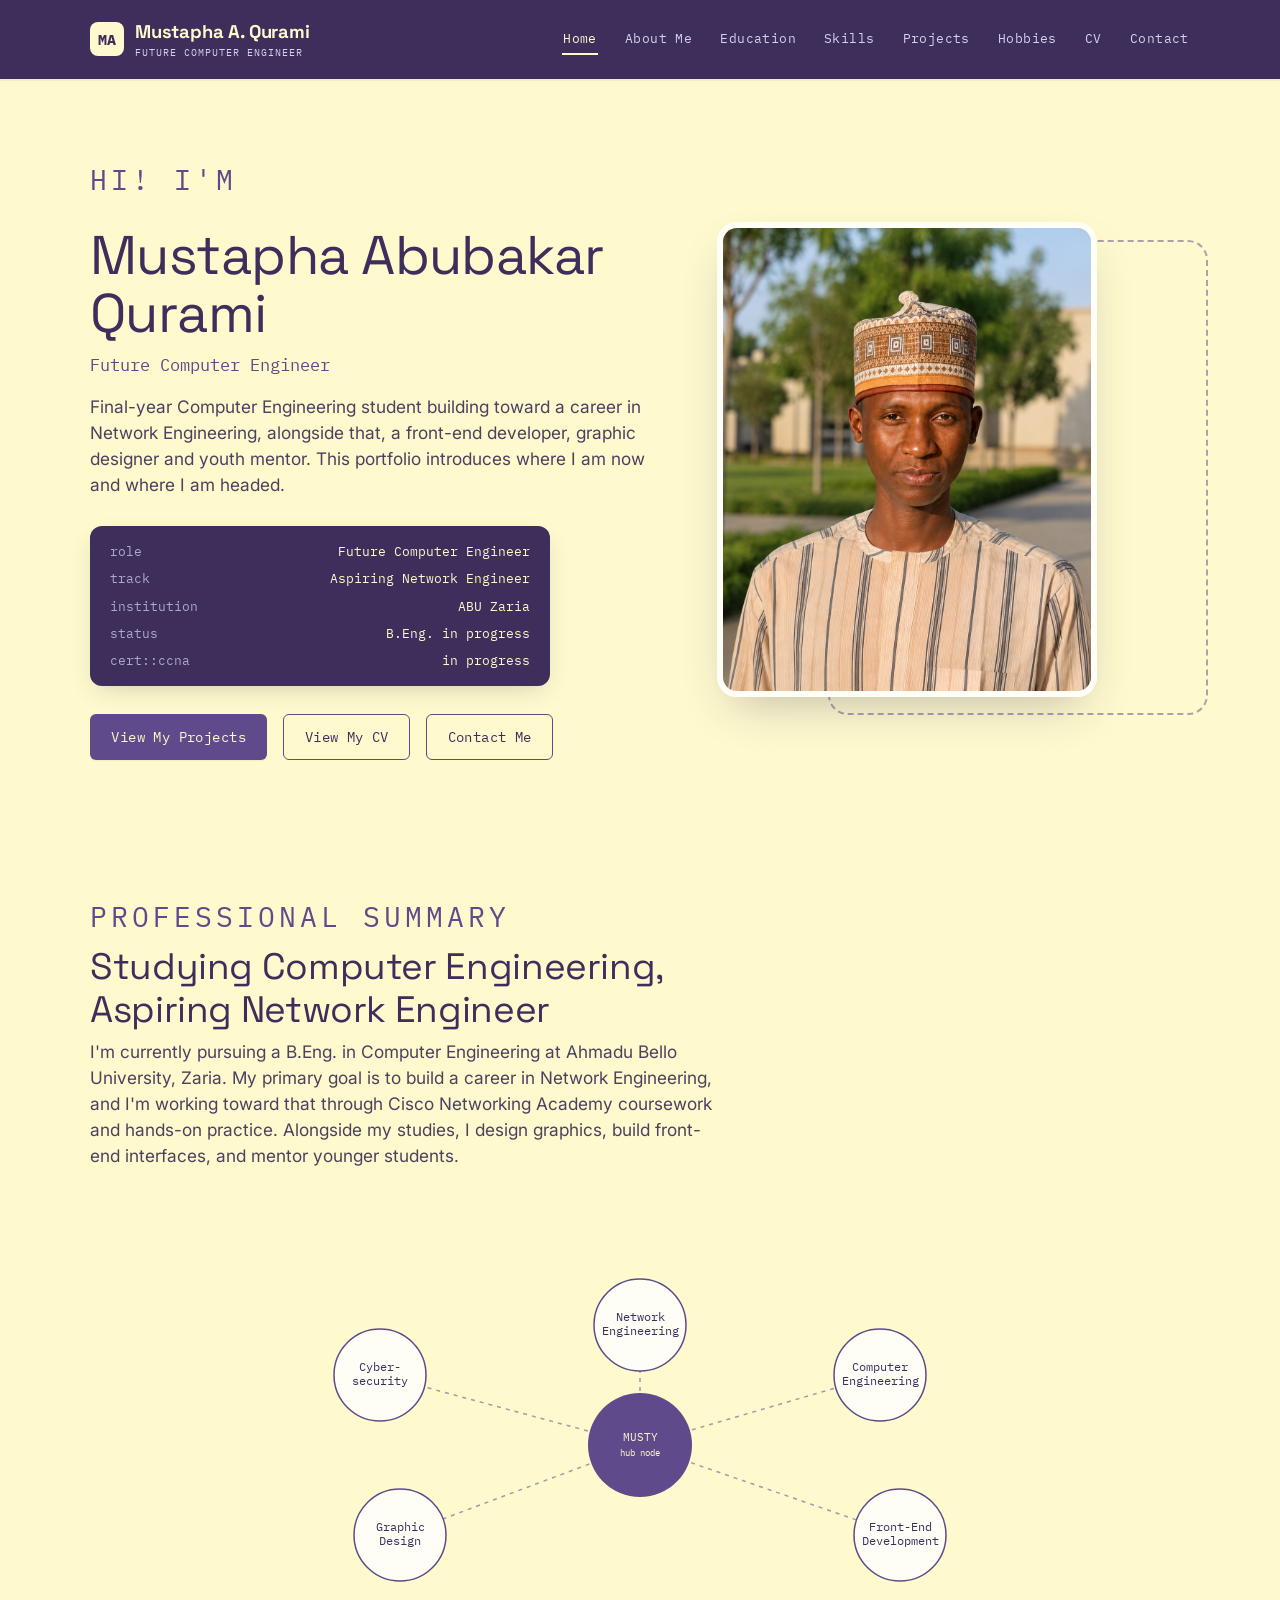
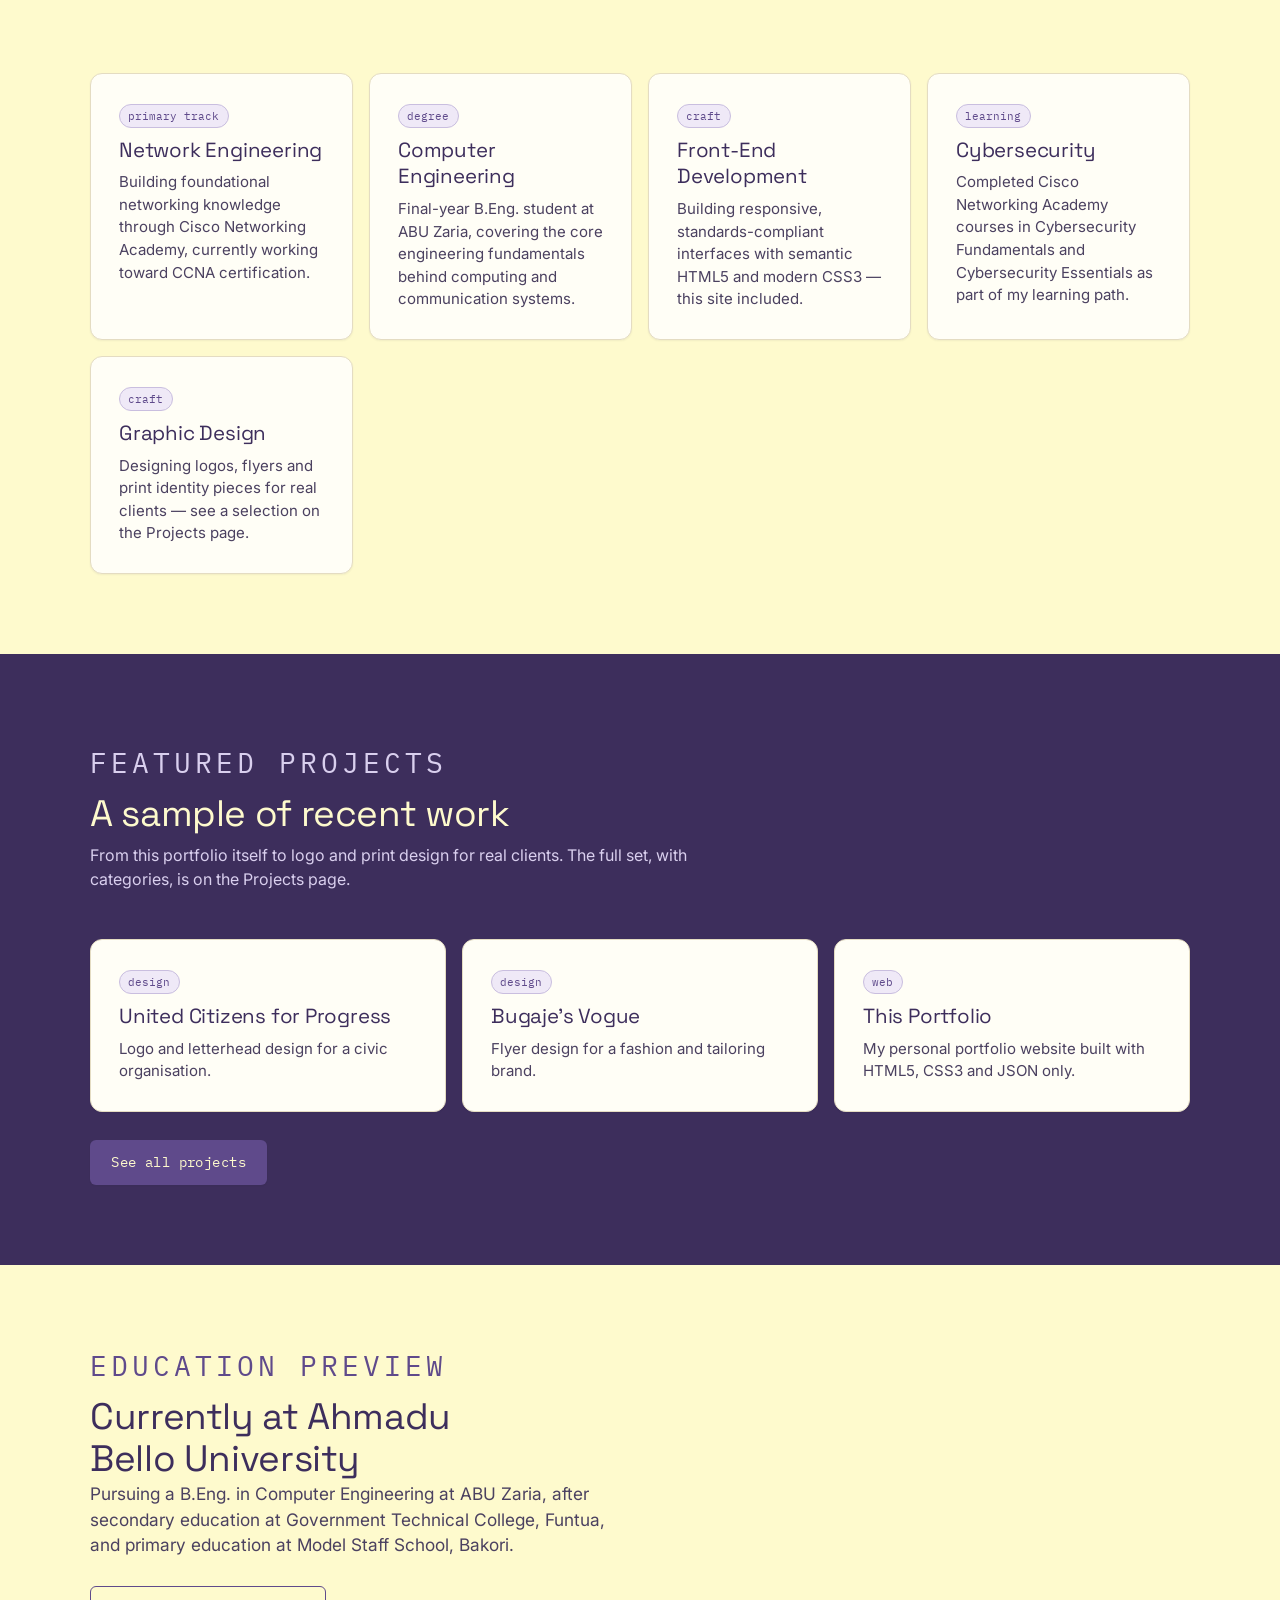
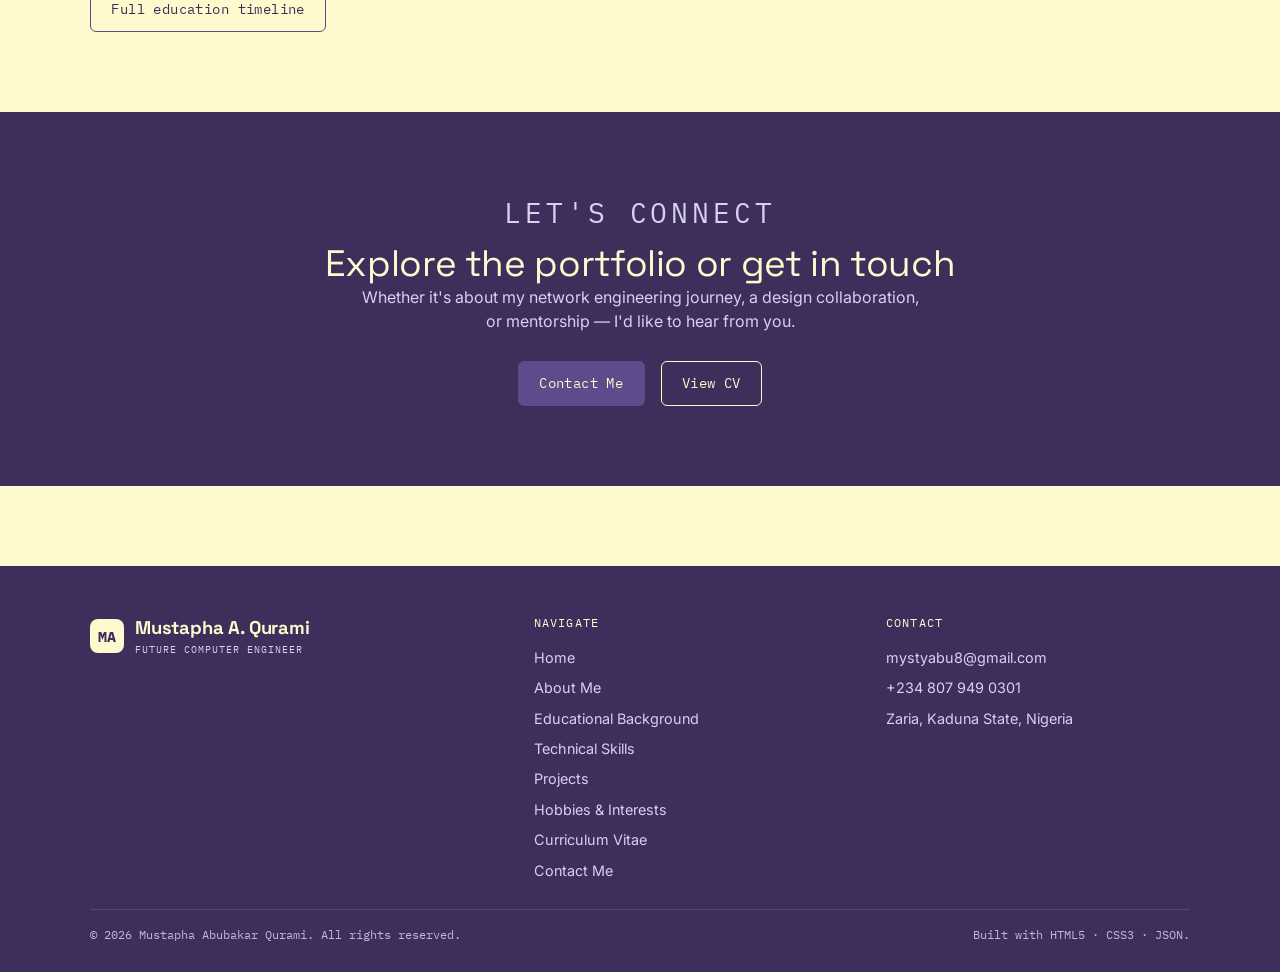
<file: index.html>
<!DOCTYPE html>
<html lang="en">
<head>
    <meta charset="UTF-8">
    <meta name="viewport" content="width=device-width, initial-scale=1.0">
    <title>Mustapha Abubakar Qurami | Future Computer Engineer</title>
    <meta name="description" content="Personal portfolio of Mustapha Abubakar Qurami, a Computer Engineering student at Ahmadu Bello University, Zaria, aspiring toward a career in Network Engineering.">
    <meta name="author" content="Mustapha Abubakar Qurami">
    <link rel="icon" href="data:,">
    <link rel="stylesheet" href="css/reset.css">
    <link rel="stylesheet" href="css/style.css">
    <link rel="stylesheet" href="css/responsive.css">
    <link rel="preconnect" href="https://fonts.googleapis.com">
    <link rel="preconnect" href="https://fonts.gstatic.com" crossorigin>
    <link href="https://fonts.googleapis.com/css2?family=Space+Grotesk:wght@500;600;700&family=Inter:wght@400;500;600;700&family=IBM+Plex+Mono:wght@400;500;600&display=swap" rel="stylesheet">
    <script type="application/ld+json">
{
  "@context": "https://schema.org",
  "@type": "Person",
  "name": "Mustapha Abubakar Qurami",
  "alternateName": "Mustyabu",
  "jobTitle": "Computer Engineering Student",
  "description": "Final-year Computer Engineering student at Ahmadu Bello University, Zaria, aspiring toward a career in Network Engineering, with experience in front-end web development, graphic design and youth mentorship.",
  "affiliation": {
    "@type": "CollegeOrUniversity",
    "name": "Ahmadu Bello University, Zaria"
  },
  "alumniOf": [
    { "@type": "EducationalOrganization", "name": "Government Technical College, Funtua, Katsina State" },
    { "@type": "EducationalOrganization", "name": "Model Staff School, Bakori" }
  ],
  "knowsAbout": [
    "Computer Engineering",
    "Network Engineering",
    "Front-End Web Development",
    "Graphic Design",
    "Cybersecurity Fundamentals"
  ],
  "email": "mailto:mystyabu8@gmail.com",
  "telephone": "+2348079490301",
  "address": {
    "@type": "PostalAddress",
    "addressLocality": "Zaria",
    "addressRegion": "Kaduna State",
    "addressCountry": "NG"
  }
}
</script>
</head>
<body>
<header class="site-header">
  <div class="container header-inner">
    <a href="index.html" class="logo">
      <span class="logo-mark">MA</span>
      <span>Mustapha A. Qurami<span class="logo-sub">Future Computer Engineer</span></span>
    </a>
    <input type="checkbox" id="nav-toggle" class="nav-toggle" aria-hidden="true">
    <label for="nav-toggle" class="nav-toggle-btn" aria-label="Open menu">
      <span></span><span></span><span></span>
    </label>
    <nav class="site-nav" aria-label="Primary">
      <ul>
        <li><a href="index.html" aria-current="page">Home</a></li>
        <li><a href="about.html">About Me</a></li>
        <li><a href="education.html">Education</a></li>
        <li><a href="skills.html">Skills</a></li>
        <li><a href="projects.html">Projects</a></li>
        <li><a href="hobbies.html">Hobbies</a></li>
        <li><a href="cv.html">CV</a></li>
        <li><a href="contact.html">Contact</a></li>
      </ul>
    </nav>
  </div>
</header>
<main>

  <section class="hero">
    <div class="container hero-grid">
      <div class="hero-copy-block">
        <p class="eyebrow">Hi! I'm</p>
        <h1 class="hero-name">Mustapha Abubakar<br>Qurami</h1>
        <p class="hero-role">Future Computer Engineer</p>
        <p class="hero-copy">Final-year Computer Engineering student building toward a career in Network Engineering, alongside that, a front-end developer, graphic designer and youth mentor. This portfolio introduces where I am now and where I am headed.</p>

        <div class="status-strip" aria-label="Current status summary">
          <div class="row"><span class="k">role</span><span class="v">Future Computer Engineer</span></div>
          <div class="row"><span class="k">track</span><span class="v">Aspiring Network Engineer</span></div>
          <div class="row"><span class="k">institution</span><span class="v">ABU Zaria</span></div>
          <div class="row"><span class="k">status</span><span class="v">B.Eng. in progress</span></div>
          <div class="row"><span class="k">cert::ccna</span><span class="v">in progress</span></div>
        </div>

        <div class="btn-row">
          <a href="projects.html" class="btn btn-primary">View My Projects</a>
          <a href="cv.html" class="btn btn-ghost">View My CV</a>
          <a href="contact.html" class="btn btn-ghost">Contact Me</a>
        </div>
      </div>

      <div class="hero-portrait">
        <div class="hero-portrait-frame">
          <img src="images/front-image_2.png" alt="Portrait of Mustapha Abubakar Qurami">
        </div>
      </div>
    </div>
  </section>

  <section class="section-lemon-solid">
    <div class="container">
      <div class="section-head">
        <p class="eyebrow">Professional summary</p>
        <h2>Studying Computer Engineering, Aspiring Network Engineer</h2>
        <p class="lede">I'm currently pursuing a B.Eng. in Computer Engineering at Ahmadu Bello University, Zaria. My primary goal is to build a career in Network Engineering, and I'm working toward that through Cisco Networking Academy coursework and hands-on practice. Alongside my studies, I design graphics, build front-end interfaces, and mentor younger students.</p>
      </div>

      <div class="node-diagram-wrap">
        <svg class="node-diagram" viewBox="0 0 760 360" role="img" aria-label="Diagram showing Mustapha as a central hub connected to Network Engineering, Computer Engineering, Front-End Development, Cybersecurity and Graphic Design">
          <line class="link" x1="380" y1="180" x2="380" y2="60"></line>
          <line class="link" x1="380" y1="180" x2="620" y2="110"></line>
          <line class="link" x1="380" y1="180" x2="640" y2="270"></line>
          <line class="link" x1="380" y1="180" x2="140" y2="270"></line>
          <line class="link" x1="380" y1="180" x2="120" y2="110"></line>

          <circle class="node-circle" cx="380" cy="60" r="46"></circle>
          <text x="380" y="56" text-anchor="middle">Network</text>
          <text x="380" y="70" text-anchor="middle">Engineering</text>

          <circle class="node-circle" cx="620" cy="110" r="46"></circle>
          <text x="620" y="106" text-anchor="middle">Computer</text>
          <text x="620" y="120" text-anchor="middle">Engineering</text>

          <circle class="node-circle" cx="640" cy="270" r="46"></circle>
          <text x="640" y="266" text-anchor="middle">Front-End</text>
          <text x="640" y="280" text-anchor="middle">Development</text>

          <circle class="node-circle" cx="140" cy="270" r="46"></circle>
          <text x="140" y="266" text-anchor="middle">Graphic</text>
          <text x="140" y="280" text-anchor="middle">Design</text>

          <circle class="node-circle" cx="120" cy="110" r="46"></circle>
          <text x="120" y="106" text-anchor="middle">Cyber-</text>
          <text x="120" y="120" text-anchor="middle">security</text>

          <circle class="hub-circle" cx="380" cy="180" r="52"></circle>
          <text class="hub-label" x="380" y="176" text-anchor="middle">MUSTY</text>
          <text class="hub-label" x="380" y="191" text-anchor="middle" style="font-size:9px;">hub node</text>
        </svg>
      </div>

      <div class="card-grid">
        <div class="card">
          <span class="icon-tag">primary track</span>
          <h3>Network Engineering</h3>
          <p>Building foundational networking knowledge through Cisco Networking Academy, currently working toward CCNA certification.</p>
        </div>
        <div class="card">
          <span class="icon-tag">degree</span>
          <h3>Computer Engineering</h3>
          <p>Final-year B.Eng. student at ABU Zaria, covering the core engineering fundamentals behind computing and communication systems.</p>
        </div>
        <div class="card">
          <span class="icon-tag">craft</span>
          <h3>Front-End Development</h3>
          <p>Building responsive, standards-compliant interfaces with semantic HTML5 and modern CSS3 &mdash; this site included.</p>
        </div>
        <div class="card">
          <span class="icon-tag">learning</span>
          <h3>Cybersecurity</h3>
          <p>Completed Cisco Networking Academy courses in Cybersecurity Fundamentals and Cybersecurity Essentials as part of my learning path.</p>
        </div>
        <div class="card">
          <span class="icon-tag">craft</span>
          <h3>Graphic Design</h3>
          <p>Designing logos, flyers and print identity pieces for real clients &mdash; see a selection on the Projects page.</p>
        </div>
      </div>
    </div>
  </section>

  <section class="section-violet">
    <div class="container">
      <div class="section-head">
        <p class="eyebrow">Featured projects</p>
        <h2>A sample of recent work</h2>
        <p>From this portfolio itself to logo and print design for real clients. The full set, with categories, is on the Projects page.</p>
      </div>
      <div class="card-grid">
        <div class="card">
          <span class="icon-tag">design</span>
          <h3>United Citizens for Progress</h3>
          <p>Logo and letterhead design for a civic organisation.</p>
        </div>
        <div class="card">
          <span class="icon-tag">design</span>
          <h3>Bugaje's Vogue</h3>
          <p>Flyer design for a fashion and tailoring brand.</p>
        </div>
        <div class="card">
          <span class="icon-tag">web</span>
          <h3>This Portfolio</h3>
          <p>My personal portfolio website built with HTML5, CSS3 and JSON only.</p>
        </div>
      </div>
      <div class="btn-row">
        <a href="projects.html" class="btn btn-primary">See all projects</a>
      </div>
    </div>
  </section>

  <section class="section-lemon-solid">
    <div class="container two-col">
      <div>
        <p class="eyebrow">Education preview</p>
        <h2>Currently at Ahmadu Bello University</h2>
        <p class="lede">Pursuing a B.Eng. in Computer Engineering at ABU Zaria, after secondary education at Government Technical College, Funtua, and primary education at Model Staff School, Bakori.</p>
        <div class="btn-row">
          <a href="education.html" class="btn btn-ghost">Full education timeline</a>
        </div>
      </div>
    </div>
  </section>

  <section class="section-violet">
    <div class="container" style="text-align:center;">
      <p class="eyebrow" style="justify-content:center;">Let's connect</p>
      <h2>Explore the portfolio or get in touch</h2>
      <p style="max-width:56ch; margin-inline:auto;">Whether it's about my network engineering journey, a design collaboration, or mentorship &mdash; I'd like to hear from you.</p>
      <div class="btn-row" style="justify-content:center;">
        <a href="contact.html" class="btn btn-primary">Contact Me</a>
        <a href="cv.html" class="btn btn-ghost">View CV</a>
      </div>
    </div>
  </section>

</main>
<footer class="site-footer">
  <div class="container">
    <div class="footer-grid">
      <div class="footer-brand">
        <a href="index.html" class="logo"><span class="logo-mark">MA</span><span>Mustapha A. Qurami<span class="logo-sub">Future Computer Engineer</span></span></a>
      </div>
      <div class="footer-col">
        <h4>Navigate</h4>
        <ul>
          <li><a href="index.html">Home</a></li>
          <li><a href="about.html">About Me</a></li>
          <li><a href="education.html">Educational Background</a></li>
          <li><a href="skills.html">Technical Skills</a></li>
          <li><a href="projects.html">Projects</a></li>
          <li><a href="hobbies.html">Hobbies &amp; Interests</a></li>
          <li><a href="cv.html">Curriculum Vitae</a></li>
          <li><a href="contact.html">Contact Me</a></li>
        </ul>
      </div>
      <div class="footer-col">
        <h4>Contact</h4>
        <ul>
          <li><a href="mailto:mystyabu8@gmail.com">mystyabu8@gmail.com</a></li>
          <li><a href="tel:+2348079490301">+234 807 949 0301</a></li>
          <li>Zaria, Kaduna State, Nigeria</li>
        </ul>
      </div>
    </div>
    <div class="footer-bottom">
      <span>&copy; 2026 Mustapha Abubakar Qurami. All rights reserved.</span>
      <span>Built with HTML5 &middot; CSS3 &middot; JSON.</span>
    </div>
  </div>
</footer>
</body>
</html>
</file>
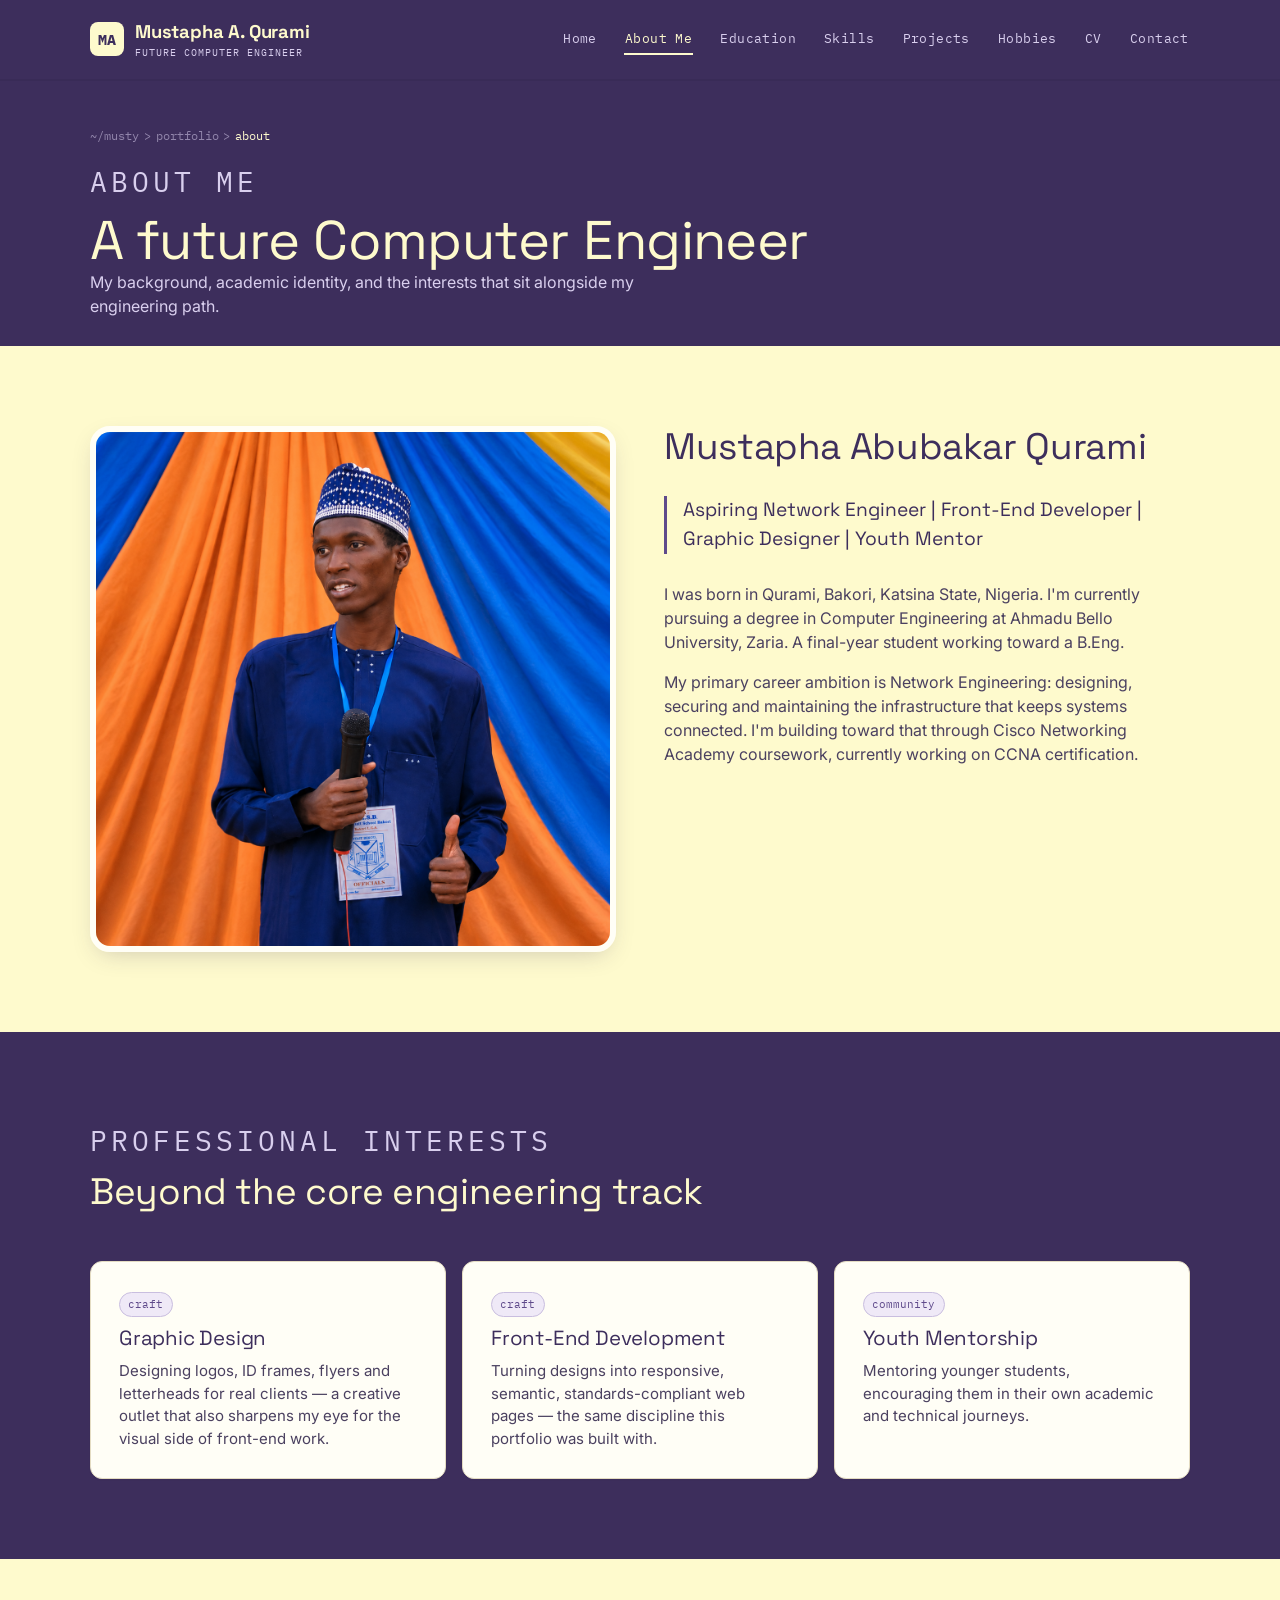
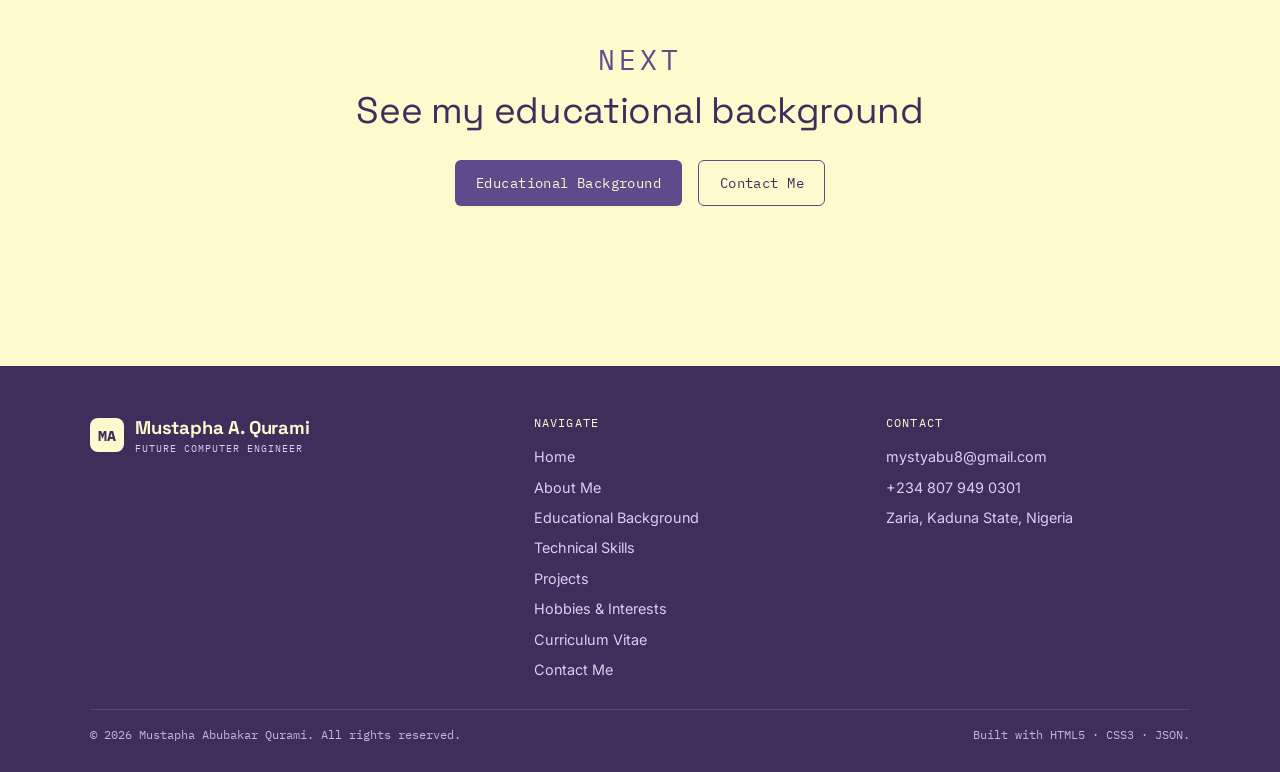
<file: about.html>
<!DOCTYPE html>
<html lang="en">
<head>
    <meta charset="UTF-8">
    <meta name="viewport" content="width=device-width, initial-scale=1.0">
    <title>About Me | Mustapha Abubakar Qurami</title>
    <meta name="description" content="About Mustapha Abubakar Qurami — background, academic identity, career ambition and professional interests.">
    <meta name="author" content="Mustapha Abubakar Qurami">
    <link rel="icon" href="data:,">
    <link rel="stylesheet" href="css/reset.css">
    <link rel="stylesheet" href="css/style.css">
    <link rel="stylesheet" href="css/responsive.css">
    <link rel="preconnect" href="https://fonts.googleapis.com">
    <link rel="preconnect" href="https://fonts.gstatic.com" crossorigin>
    <link href="https://fonts.googleapis.com/css2?family=Space+Grotesk:wght@500;600;700&family=Inter:wght@400;500;600;700&family=IBM+Plex+Mono:wght@400;500;600&display=swap" rel="stylesheet">
    <script type="application/ld+json">
{
  "@context": "https://schema.org",
  "@type": "Person",
  "name": "Mustapha Abubakar Qurami",
  "alternateName": "Musty",
  "jobTitle": "Computer Engineering Student",
  "description": "Final-year Computer Engineering student at Ahmadu Bello University, Zaria, aspiring toward a career in Network Engineering, with experience in front-end web development, graphic design and youth mentorship.",
  "affiliation": {
    "@type": "CollegeOrUniversity",
    "name": "Ahmadu Bello University, Zaria"
  },
  "alumniOf": [
    { "@type": "EducationalOrganization", "name": "Government Technical College, Funtua, Katsina State" },
    { "@type": "EducationalOrganization", "name": "Model Staff School, Bakori" }
  ],
  "knowsAbout": [
    "Computer Engineering",
    "Network Engineering",
    "Front-End Web Development",
    "Graphic Design",
    "Cybersecurity Fundamentals"
  ],
  "email": "mailto:mystyabu8@gmail.com",
  "telephone": "+2348079490301",
  "address": {
    "@type": "PostalAddress",
    "addressLocality": "Zaria",
    "addressRegion": "Kaduna State",
    "addressCountry": "NG"
  }
}
</script>
</head>
<body>
<header class="site-header">
  <div class="container header-inner">
    <a href="index.html" class="logo">
      <span class="logo-mark">MA</span>
      <span>Mustapha A. Qurami<span class="logo-sub">Future Computer Engineer</span></span>
    </a>
    <input type="checkbox" id="nav-toggle" class="nav-toggle" aria-hidden="true">
    <label for="nav-toggle" class="nav-toggle-btn" aria-label="Open menu">
      <span></span><span></span><span></span>
    </label>
    <nav class="site-nav" aria-label="Primary">
      <ul>
        <li><a href="index.html">Home</a></li>
        <li><a href="about.html" aria-current="page">About Me</a></li>
        <li><a href="education.html">Education</a></li>
        <li><a href="skills.html">Skills</a></li>
        <li><a href="projects.html">Projects</a></li>
        <li><a href="hobbies.html">Hobbies</a></li>
        <li><a href="cv.html">CV</a></li>
        <li><a href="contact.html">Contact</a></li>
      </ul>
    </nav>
  </div>
</header>
<main>
  <section class="page-hero">
    <div class="container">
      <p class="route-trail"><span class="hop">~/musty</span><span class="hop">&gt;</span><span class="hop">portfolio</span><span class="hop">&gt;</span><span class="current">about</span></p>
      <p class="eyebrow">About Me</p>
      <h1>A future Computer Engineer</h1>
      <p>My background, academic identity, and the interests that sit alongside my engineering path.</p>
    </div>
  </section>

  <section>
    <div class="container two-col">
      <div class="about-portrait">
        <img src="images/about-portrait.png" alt="Mustapha Abubakar Qurami speaking at a school event, wearing a Model Staff School Bakori lanyard">
      </div>
      <div>
        <h2>Mustapha Abubakar Qurami</h2>
        <p class="pull-quote">Aspiring Network Engineer | Front-End Developer | Graphic Designer | Youth Mentor</p>
        <p>I was born in Qurami, Bakori, Katsina State, Nigeria. I'm currently pursuing a degree in Computer Engineering at Ahmadu Bello University, Zaria. A final-year student working toward a B.Eng.</p>
        <p style="margin-top:1em;">My primary career ambition is Network Engineering: designing, securing and maintaining the infrastructure that keeps systems connected. I'm building toward that through Cisco Networking Academy coursework, currently working on CCNA certification.</p>
      </div>
    </div>
  </section>

  <section class="section-violet">
    <div class="container">
      <div class="section-head">
        <p class="eyebrow">Professional interests</p>
        <h2>Beyond the core engineering track</h2>
      </div>
      <div class="card-grid">
        <div class="card">
          <span class="icon-tag">craft</span>
          <h3>Graphic Design</h3>
          <p>Designing logos, ID frames, flyers and letterheads for real clients &mdash; a creative outlet that also sharpens my eye for the visual side of front-end work.</p>
        </div>
        <div class="card">
          <span class="icon-tag">craft</span>
          <h3>Front-End Development</h3>
          <p>Turning designs into responsive, semantic, standards-compliant web pages &mdash; the same discipline this portfolio was built with.</p>
        </div>
        <div class="card">
          <span class="icon-tag">community</span>
          <h3>Youth Mentorship</h3>
          <p>Mentoring younger students, encouraging them in their own academic and technical journeys.</p>
        </div>
      </div>
    </div>
  </section>


  <section class="section-lemon-solid" style="text-align:center;">
    <div class="container">
      <p class="eyebrow" style="justify-content:center;">Next</p>
      <h2>See my educational background</h2>
      <div class="btn-row" style="justify-content:center;">
        <a href="education.html" class="btn btn-primary">Educational Background</a>
        <a href="contact.html" class="btn btn-ghost">Contact Me</a>
      </div>
    </div>
  </section>
</main>
<footer class="site-footer">
  <div class="container">
    <div class="footer-grid">
      <div class="footer-brand">
        <a href="index.html" class="logo"><span class="logo-mark">MA</span><span>Mustapha A. Qurami<span class="logo-sub">Future Computer Engineer</span></span></a>
      </div>
      <div class="footer-col">
        <h4>Navigate</h4>
        <ul>
          <li><a href="index.html">Home</a></li>
          <li><a href="about.html">About Me</a></li>
          <li><a href="education.html">Educational Background</a></li>
          <li><a href="skills.html">Technical Skills</a></li>
          <li><a href="projects.html">Projects</a></li>
          <li><a href="hobbies.html">Hobbies &amp; Interests</a></li>
          <li><a href="cv.html">Curriculum Vitae</a></li>
          <li><a href="contact.html">Contact Me</a></li>
        </ul>
      </div>
      <div class="footer-col">
        <h4>Contact</h4>
        <ul>
          <li><a href="mailto:mystyabu8@gmail.com">mystyabu8@gmail.com</a></li>
          <li><a href="tel:+2348079490301">+234 807 949 0301</a></li>
          <li>Zaria, Kaduna State, Nigeria</li>
        </ul>
      </div>
    </div>
    <div class="footer-bottom">
      <span>&copy; 2026 Mustapha Abubakar Qurami. All rights reserved.</span>
      <span>Built with HTML5 &middot; CSS3 &middot; JSON.</span>
    </div>
  </div>
</footer>
</body>
</html>
</file>
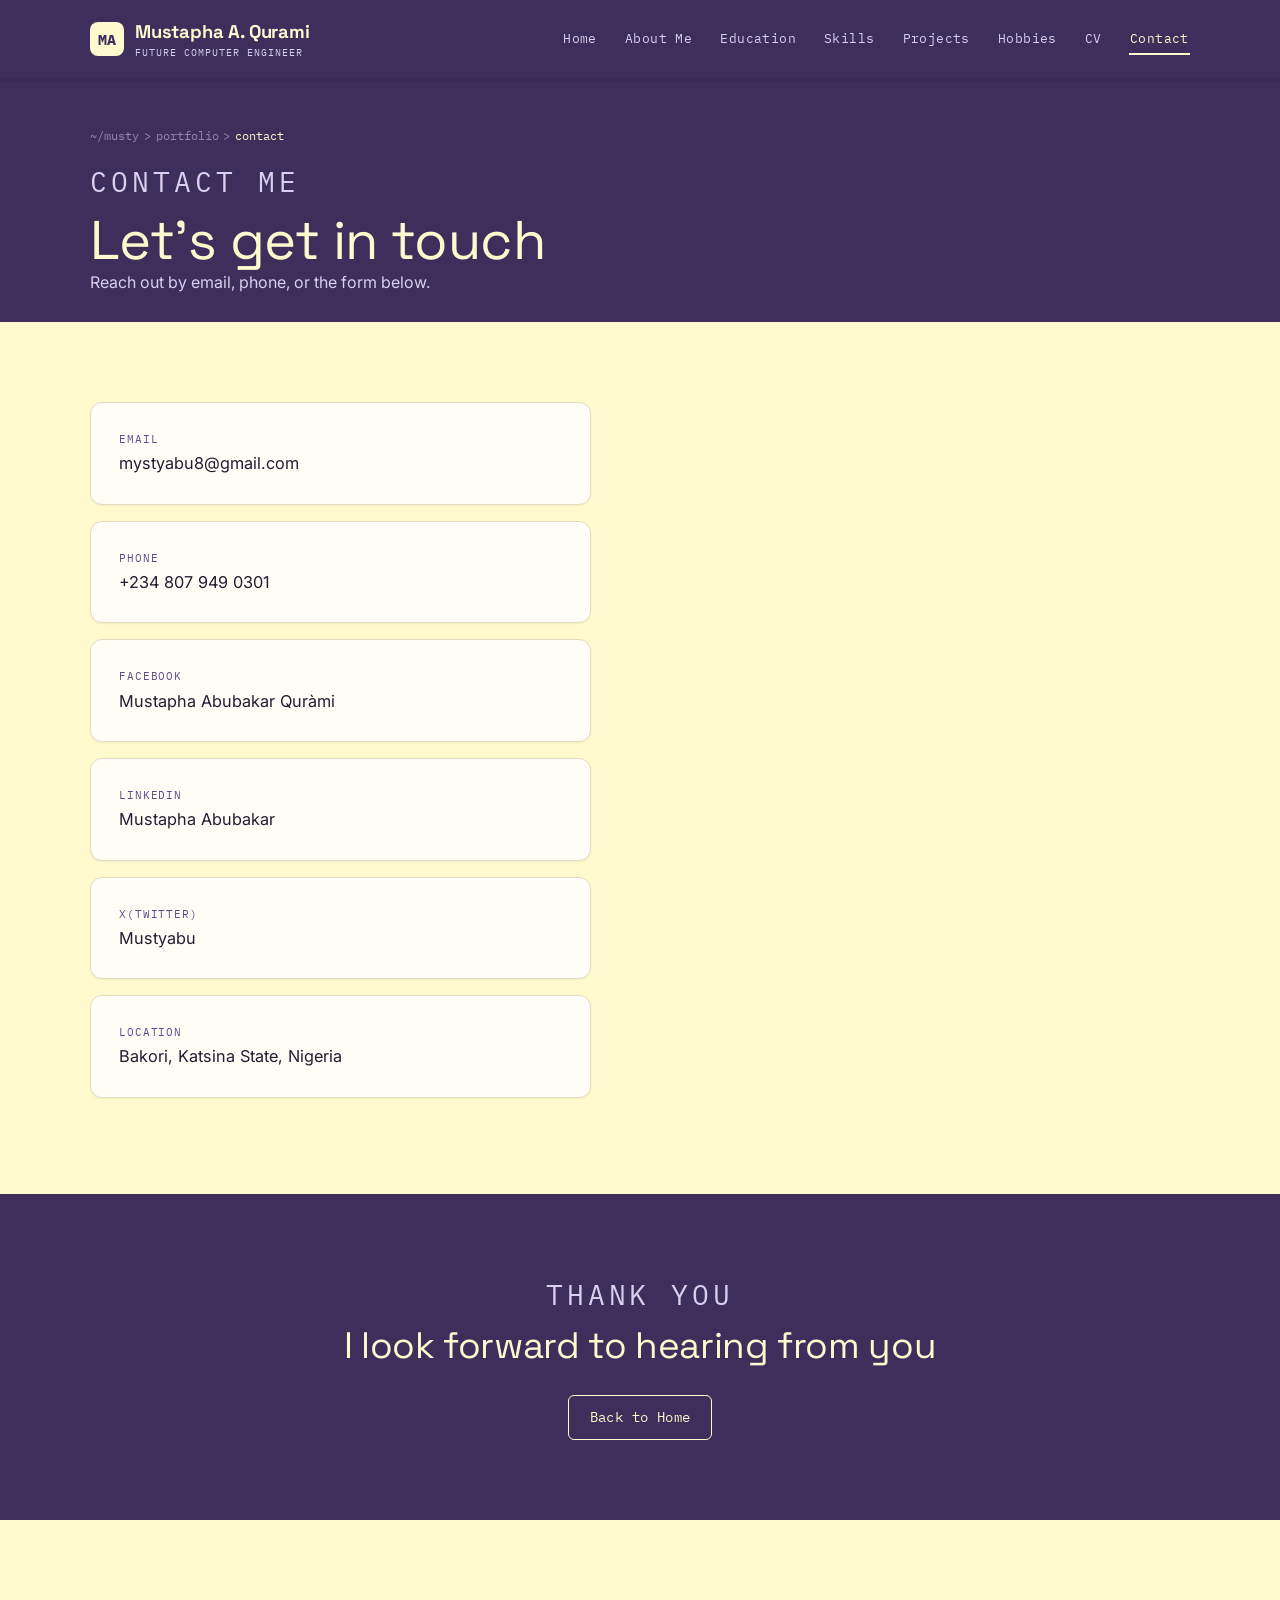
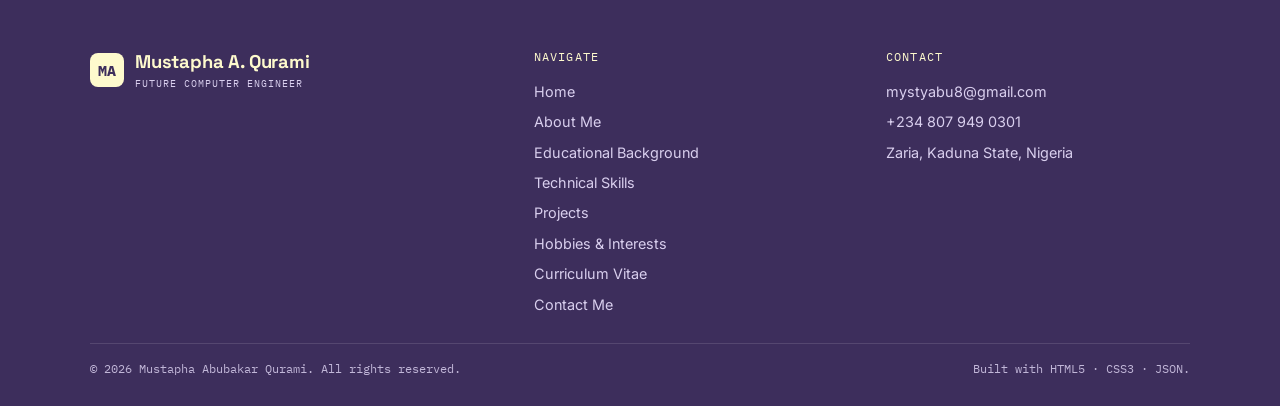
<file: contact.html>
<!DOCTYPE html>
<html lang="en">
<head>
    <meta charset="UTF-8">
    <meta name="viewport" content="width=device-width, initial-scale=1.0">
    <title>Contact Me | Mustapha Abubakar Qurami</title>
    <meta name="description" content="Contact Mustapha Abubakar Qurami by email, phone, or the contact form.">
    <meta name="author" content="Mustapha Abubakar Qurami">
    <link rel="icon" href="data:,">
    <link rel="stylesheet" href="css/reset.css">
    <link rel="stylesheet" href="css/style.css">
    <link rel="stylesheet" href="css/responsive.css">
    <link rel="preconnect" href="https://fonts.googleapis.com">
    <link rel="preconnect" href="https://fonts.gstatic.com" crossorigin>
    <link href="https://fonts.googleapis.com/css2?family=Space+Grotesk:wght@500;600;700&family=Inter:wght@400;500;600;700&family=IBM+Plex+Mono:wght@400;500;600&display=swap" rel="stylesheet">
    <script type="application/ld+json">
{
  "@context": "https://schema.org",
  "@type": "Person",
  "name": "Mustapha Abubakar Qurami",
  "alternateName": "Musty",
  "jobTitle": "Computer Engineering Student",
  "description": "Final-year Computer Engineering student at Ahmadu Bello University, Zaria, aspiring toward a career in Network Engineering, with experience in front-end web development, graphic design and youth mentorship.",
  "affiliation": {
    "@type": "CollegeOrUniversity",
    "name": "Ahmadu Bello University, Zaria"
  },
  "alumniOf": [
    { "@type": "EducationalOrganization", "name": "Government Technical College, Funtua, Katsina State" },
    { "@type": "EducationalOrganization", "name": "Model Staff School, Bakori" }
  ],
  "knowsAbout": [
    "Computer Engineering",
    "Network Engineering",
    "Front-End Web Development",
    "Graphic Design",
    "Cybersecurity Fundamentals"
  ],
  "email": "mailto:mystyabu8@gmail.com",
  "telephone": "+2348079490301",
  "address": {
    "@type": "PostalAddress",
    "addressLocality": "Zaria",
    "addressRegion": "Kaduna State",
    "addressCountry": "NG"
  }
}
</script>
</head>
<body>
<header class="site-header">
  <div class="container header-inner">
    <a href="index.html" class="logo">
      <span class="logo-mark">MA</span>
      <span>Mustapha A. Qurami<span class="logo-sub">Future Computer Engineer</span></span>
    </a>
    <input type="checkbox" id="nav-toggle" class="nav-toggle" aria-hidden="true">
    <label for="nav-toggle" class="nav-toggle-btn" aria-label="Open menu">
      <span></span><span></span><span></span>
    </label>
    <nav class="site-nav" aria-label="Primary">
      <ul>
        <li><a href="index.html">Home</a></li>
        <li><a href="about.html">About Me</a></li>
        <li><a href="education.html">Education</a></li>
        <li><a href="skills.html">Skills</a></li>
        <li><a href="projects.html">Projects</a></li>
        <li><a href="hobbies.html">Hobbies</a></li>
        <li><a href="cv.html">CV</a></li>
        <li><a href="contact.html" aria-current="page">Contact</a></li>
      </ul>
    </nav>
  </div>
</header>
<main>
  <section class="page-hero">
    <div class="container">
      <p class="route-trail"><span class="hop">~/musty</span><span class="hop">&gt;</span><span class="hop">portfolio</span><span class="hop">&gt;</span><span class="current">contact</span></p>
      <p class="eyebrow">Contact Me</p>
      <h1>Let's get in touch</h1>
      <p>Reach out by email, phone, or the form below.</p>
    </div>
  </section>

  <section>
    <div class="container contact-grid">
      <div>
        <div class="contact-card">
          <span class="k">Email</span>
          <span class="v"><a href="mailto:mystyabu8@gmail.com">mystyabu8@gmail.com</a></span>
        </div>
        <div class="contact-card">
          <span class="k">Phone</span>
          <span class="v"><a href="tel:+2348079490301">+234 807 949 0301</a></span>
        </div>
          <div class="contact-card">
          <span class="k">Facebook</span>
          <span class="v"><a href="https://www.facebook.com/profile.php?id=100087895043261">Mustapha Abubakar Quràmi</a></span>
        </div>
          <div class="contact-card">
          <span class="k">LinkedIn</span>
          <span class="v"><a href="https://www.linkedin.com/in/mustapha-abubakar-3b0280373">Mustapha Abubakar</a></span>
        </div>
          <div class="contact-card">
          <span class="k">X(Twitter)</span>
          <span class="v"><a href="https://x.com/Mustyabu2">Mustyabu</a></span>
    </div>
        <div class="contact-card">
          <span class="k">Location</span>
          <span class="v">Bakori, Katsina State, Nigeria</span>
        </div>
      </div>
    </div>
  </section>

  <section class="section-violet" style="text-align:center;">
    <div class="container">
      <p class="eyebrow" style="justify-content:center;">Thank you</p>
      <h2 style="max-width:56ch;margin-inline:auto;">I look forward to hearing from you</h2>
      <div class="btn-row" style="justify-content:center;">
        <a href="index.html" class="btn btn-ghost">Back to Home</a>
      </div>
    </div>
  </section>
</main>
<footer class="site-footer">
  <div class="container">
    <div class="footer-grid">
      <div class="footer-brand">
        <a href="index.html" class="logo"><span class="logo-mark">MA</span><span>Mustapha A. Qurami<span class="logo-sub">Future Computer Engineer</span></span></a>
      </div>
      <div class="footer-col">
        <h4>Navigate</h4>
        <ul>
          <li><a href="index.html">Home</a></li>
          <li><a href="about.html">About Me</a></li>
          <li><a href="education.html">Educational Background</a></li>
          <li><a href="skills.html">Technical Skills</a></li>
          <li><a href="projects.html">Projects</a></li>
          <li><a href="hobbies.html">Hobbies &amp; Interests</a></li>
          <li><a href="cv.html">Curriculum Vitae</a></li>
          <li><a href="contact.html">Contact Me</a></li>
        </ul>
      </div>
      <div class="footer-col">
        <h4>Contact</h4>
        <ul>
          <li><a href="mailto:mystyabu8@gmail.com">mystyabu8@gmail.com</a></li>
          <li><a href="tel:+2348079490301">+234 807 949 0301</a></li>
          <li>Zaria, Kaduna State, Nigeria</li>
        </ul>
      </div>
    </div>
    <div class="footer-bottom">
      <span>&copy; 2026 Mustapha Abubakar Qurami. All rights reserved.</span>
      <span>Built with HTML5 &middot; CSS3 &middot; JSON.</span>
    </div>
  </div>
</footer>
</body>
</html>
</file>
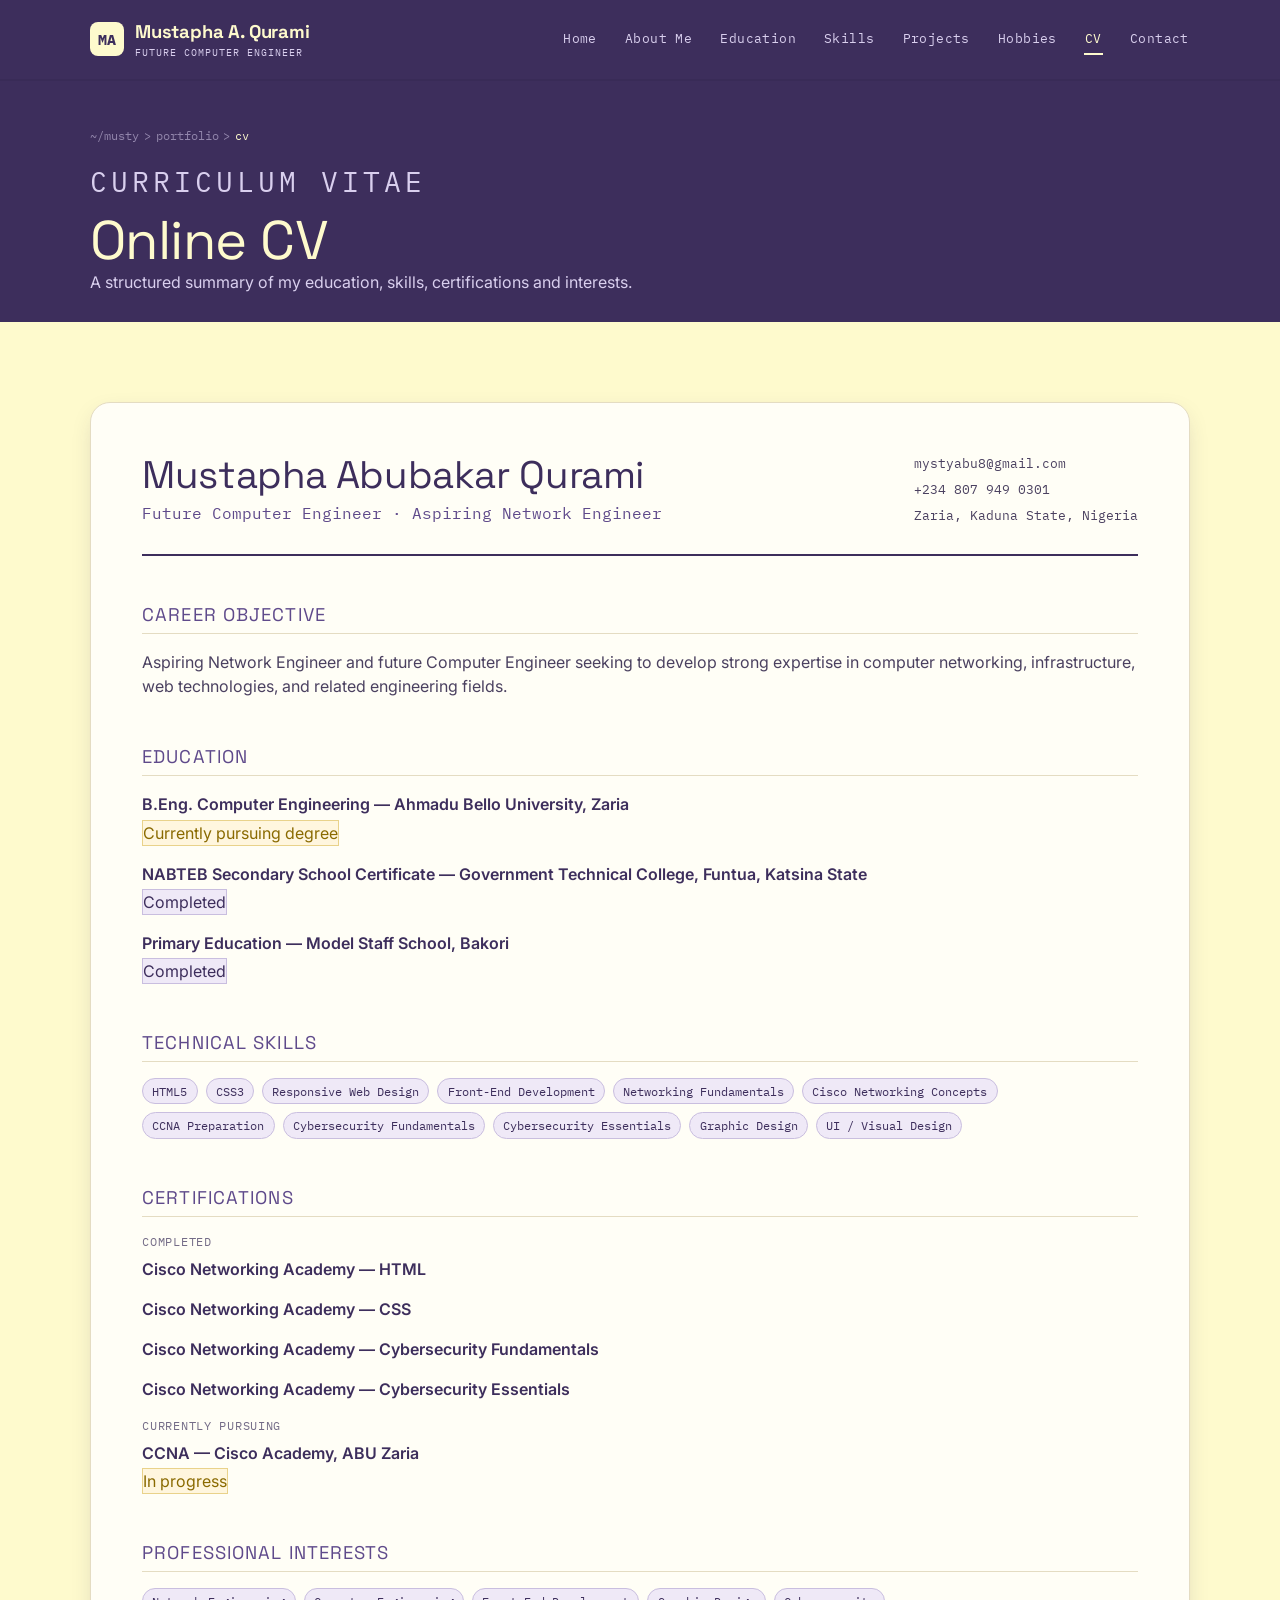
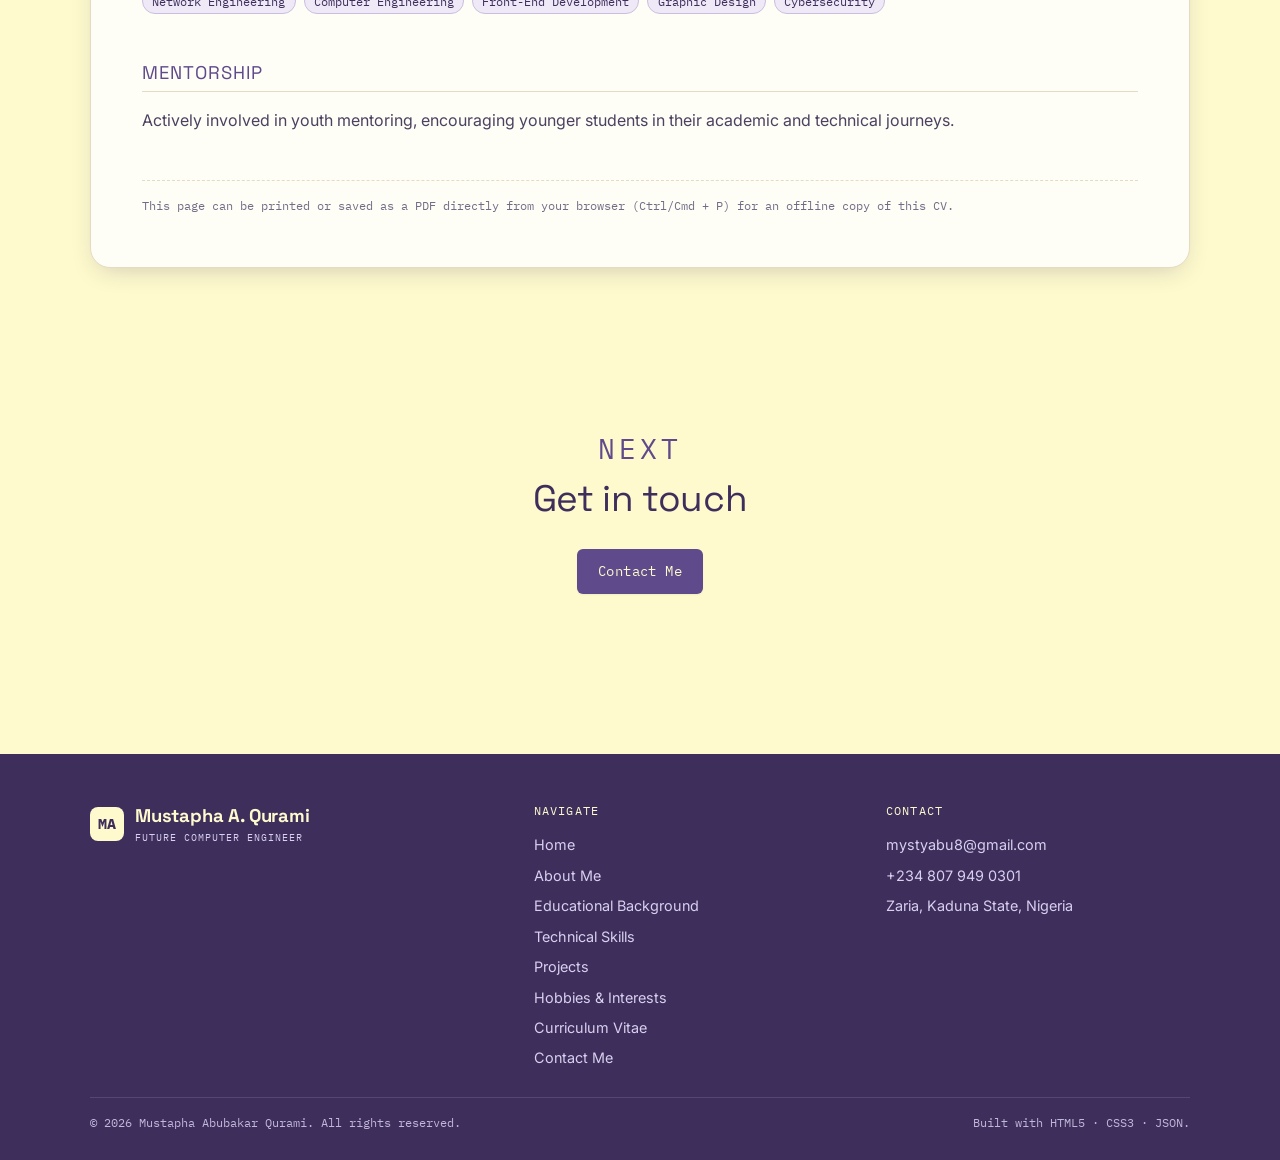
<file: cv.html>
<!DOCTYPE html>
<html lang="en">
<head>
    <meta charset="UTF-8">
    <meta name="viewport" content="width=device-width, initial-scale=1.0">
    <title>Curriculum Vitae | Mustapha Abubakar Qurami</title>
    <meta name="description" content="Online CV of Mustapha Abubakar Qurami: education, technical skills, certifications and professional interests.">
    <meta name="author" content="Mustapha Abubakar Qurami">
    <link rel="icon" href="data:,">
    <link rel="stylesheet" href="css/reset.css">
    <link rel="stylesheet" href="css/style.css">
    <link rel="stylesheet" href="css/responsive.css">
    <link rel="preconnect" href="https://fonts.googleapis.com">
    <link rel="preconnect" href="https://fonts.gstatic.com" crossorigin>
    <link href="https://fonts.googleapis.com/css2?family=Space+Grotesk:wght@500;600;700&family=Inter:wght@400;500;600;700&family=IBM+Plex+Mono:wght@400;500;600&display=swap" rel="stylesheet">
    <script type="application/ld+json">
{
  "@context": "https://schema.org",
  "@type": "Person",
  "name": "Mustapha Abubakar Qurami",
  "alternateName": "Musty",
  "jobTitle": "Computer Engineering Student",
  "description": "Final-year Computer Engineering student at Ahmadu Bello University, Zaria, aspiring toward a career in Network Engineering, with experience in front-end web development, graphic design and youth mentorship.",
  "affiliation": {
    "@type": "CollegeOrUniversity",
    "name": "Ahmadu Bello University, Zaria"
  },
  "alumniOf": [
    { "@type": "EducationalOrganization", "name": "Government Technical College, Funtua, Katsina State" },
    { "@type": "EducationalOrganization", "name": "Model Staff School, Bakori" }
  ],
  "knowsAbout": [
    "Computer Engineering",
    "Network Engineering",
    "Front-End Web Development",
    "Graphic Design",
    "Cybersecurity Fundamentals"
  ],
  "email": "mailto:mystyabu8@gmail.com",
  "telephone": "+2348079490301",
  "address": {
    "@type": "PostalAddress",
    "addressLocality": "Zaria",
    "addressRegion": "Kaduna State",
    "addressCountry": "NG"
  }
}
</script>
</head>
<body>
<header class="site-header">
  <div class="container header-inner">
    <a href="index.html" class="logo">
      <span class="logo-mark">MA</span>
      <span>Mustapha A. Qurami<span class="logo-sub">Future Computer Engineer</span></span>
    </a>
    <input type="checkbox" id="nav-toggle" class="nav-toggle" aria-hidden="true">
    <label for="nav-toggle" class="nav-toggle-btn" aria-label="Open menu">
      <span></span><span></span><span></span>
    </label>
    <nav class="site-nav" aria-label="Primary">
      <ul>
        <li><a href="index.html">Home</a></li>
        <li><a href="about.html">About Me</a></li>
        <li><a href="education.html">Education</a></li>
        <li><a href="skills.html">Skills</a></li>
        <li><a href="projects.html">Projects</a></li>
        <li><a href="hobbies.html">Hobbies</a></li>
        <li><a href="cv.html" aria-current="page">CV</a></li>
        <li><a href="contact.html">Contact</a></li>
      </ul>
    </nav>
  </div>
</header>
<main>
  <section class="page-hero">
    <div class="container">
      <p class="route-trail"><span class="hop">~/musty</span><span class="hop">&gt;</span><span class="hop">portfolio</span><span class="hop">&gt;</span><span class="current">cv</span></p>
      <p class="eyebrow">Curriculum Vitae</p>
      <h1>Online CV</h1>
      <p>A structured summary of my education, skills, certifications and interests.</p>
    </div>
  </section>

  <section>
    <div class="container">
      <div class="cv-shell">

        <div class="cv-top">
          <div>
            <h1>Mustapha Abubakar Qurami</h1>
            <p style="color:var(--ultra-violet); font-family:var(--font-mono); margin-top:0.3em;">Future Computer Engineer &middot; Aspiring Network Engineer</p>
          </div>
          <div class="cv-contact-list">
            <span>mystyabu8@gmail.com</span>
            <span>+234 807 949 0301</span>
            <span>Zaria, Kaduna State, Nigeria</span>
          </div>
        </div>

        <div class="cv-section">
          <h2>Career Objective</h2>
          <p>Aspiring Network Engineer and future Computer Engineer seeking to develop strong expertise in computer networking, infrastructure, web technologies, and related engineering fields.</p>
        </div>

        <div class="cv-section">
          <h2>Education</h2>
          <div class="cv-entry">
            <div class="title-row"><span>B.Eng. Computer Engineering &mdash; Ahmadu Bello University, Zaria</span></div>
            <span class="status-pill progress" style="width:fit-content;">Currently pursuing degree</span>
          </div>
          <div class="cv-entry">
            <div class="title-row"><span>NABTEB Secondary School Certificate &mdash; Government Technical College, Funtua, Katsina State</span></div>
            <span class="status-pill complete" style="width:fit-content;">Completed</span>
          </div>
          <div class="cv-entry">
            <div class="title-row"><span>Primary Education &mdash; Model Staff School, Bakori</span></div>
            <span class="status-pill complete" style="width:fit-content;">Completed</span>
          </div>
        </div>

        <div class="cv-section">
          <h2>Technical Skills</h2>
          <div class="tag-row">
            <span class="tag">HTML5</span>
            <span class="tag">CSS3</span>
            <span class="tag">Responsive Web Design</span>
            <span class="tag">Front-End Development</span>
            <span class="tag">Networking Fundamentals</span>
            <span class="tag">Cisco Networking Concepts</span>
            <span class="tag">CCNA Preparation</span>
            <span class="tag">Cybersecurity Fundamentals</span>
            <span class="tag">Cybersecurity Essentials</span>
            <span class="tag">Graphic Design</span>
            <span class="tag">UI / Visual Design</span>
          </div>
        </div>

        <div class="cv-section">
          <h2>Certifications</h2>
          <p style="font-family:var(--font-mono); font-size:0.75rem; text-transform:uppercase; letter-spacing:0.06em; color:var(--stone); margin-bottom:0.5em;">Completed</p>
          <div class="cv-entry"><div class="title-row"><span>Cisco Networking Academy &mdash; HTML</span></div></div>
          <div class="cv-entry"><div class="title-row"><span>Cisco Networking Academy &mdash; CSS</span></div></div>
          <div class="cv-entry"><div class="title-row"><span>Cisco Networking Academy &mdash; Cybersecurity Fundamentals</span></div></div>
          <div class="cv-entry"><div class="title-row"><span>Cisco Networking Academy &mdash; Cybersecurity Essentials</span></div></div>
          <p style="font-family:var(--font-mono); font-size:0.75rem; text-transform:uppercase; letter-spacing:0.06em; color:var(--stone); margin:1em 0 0.5em;">Currently Pursuing</p>
          <div class="cv-entry">
            <div class="title-row"><span>CCNA &mdash; Cisco Academy, ABU Zaria</span></div>
            <span class="status-pill progress" style="width:fit-content;">In progress</span>
          </div>
        </div>

        <div class="cv-section">
          <h2>Professional Interests</h2>
          <div class="tag-row">
            <span class="tag">Network Engineering</span>
            <span class="tag">Computer Engineering</span>
            <span class="tag">Front-End Development</span>
            <span class="tag">Graphic Design</span>
            <span class="tag">Cybersecurity</span>
          </div>
        </div>

        <div class="cv-section">
          <h2>Mentorship</h2>
          <p>Actively involved in youth mentoring, encouraging younger students in their academic and technical journeys.</p>
        </div>

        <p class="cv-print-note">This page can be printed or saved as a PDF directly from your browser (Ctrl/Cmd + P) for an offline copy of this CV.</p>
      </div>
    </div>
  </section>

  <section class="section-lemon-solid" style="text-align:center;">
    <div class="container">
      <p class="eyebrow" style="justify-content:center;">Next</p>
      <h2>Get in touch</h2>
      <div class="btn-row" style="justify-content:center;">
        <a href="contact.html" class="btn btn-primary">Contact Me</a>
      </div>
    </div>
  </section>
</main>
<footer class="site-footer">
  <div class="container">
    <div class="footer-grid">
      <div class="footer-brand">
        <a href="index.html" class="logo"><span class="logo-mark">MA</span><span>Mustapha A. Qurami<span class="logo-sub">Future Computer Engineer</span></span></a>
      </div>
      <div class="footer-col">
        <h4>Navigate</h4>
        <ul>
          <li><a href="index.html">Home</a></li>
          <li><a href="about.html">About Me</a></li>
          <li><a href="education.html">Educational Background</a></li>
          <li><a href="skills.html">Technical Skills</a></li>
          <li><a href="projects.html">Projects</a></li>
          <li><a href="hobbies.html">Hobbies &amp; Interests</a></li>
          <li><a href="cv.html">Curriculum Vitae</a></li>
          <li><a href="contact.html">Contact Me</a></li>
        </ul>
      </div>
      <div class="footer-col">
        <h4>Contact</h4>
        <ul>
          <li><a href="mailto:mystyabu8@gmail.com">mystyabu8@gmail.com</a></li>
          <li><a href="tel:+2348079490301">+234 807 949 0301</a></li>
          <li>Zaria, Kaduna State, Nigeria</li>
        </ul>
      </div>
    </div>
    <div class="footer-bottom">
      <span>&copy; 2026 Mustapha Abubakar Qurami. All rights reserved.</span>
      <span>Built with HTML5 &middot; CSS3 &middot; JSON.</span>
    </div>
  </div>
</footer>
</body>
</html>
</file>
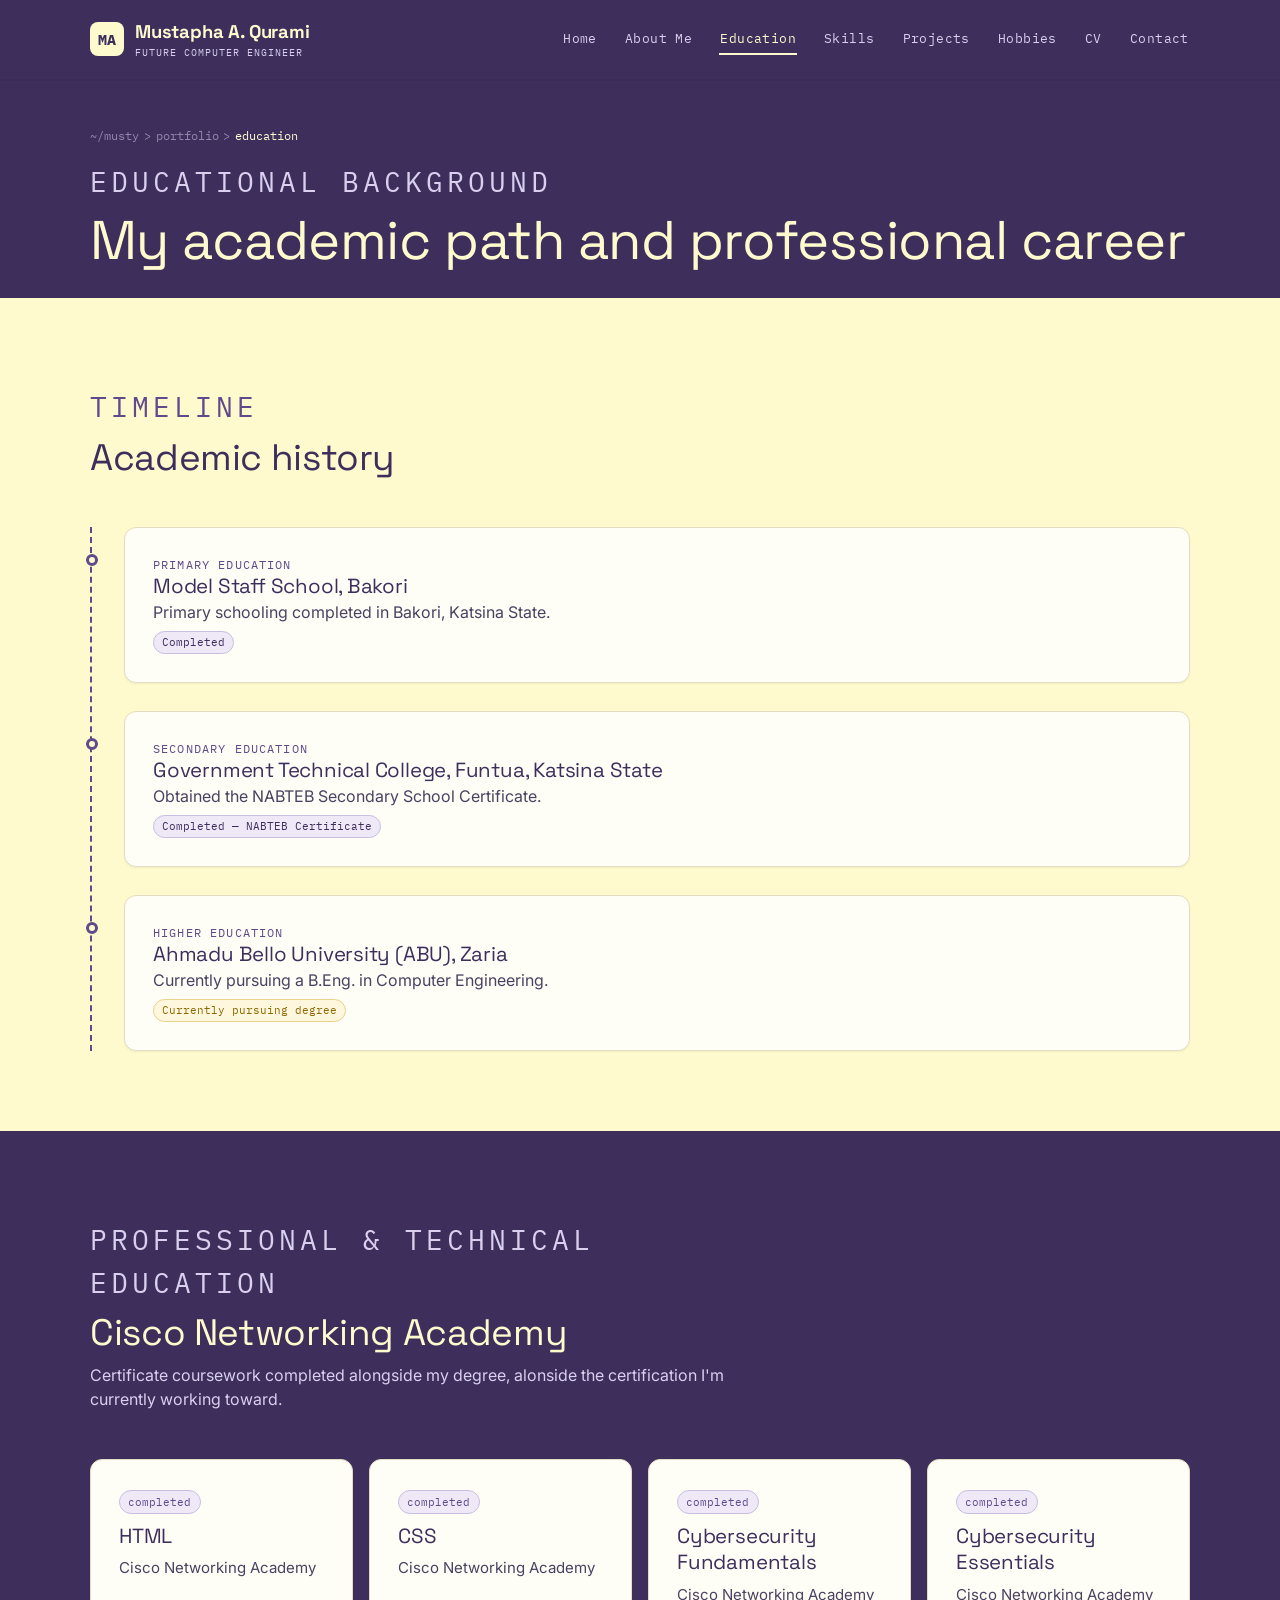
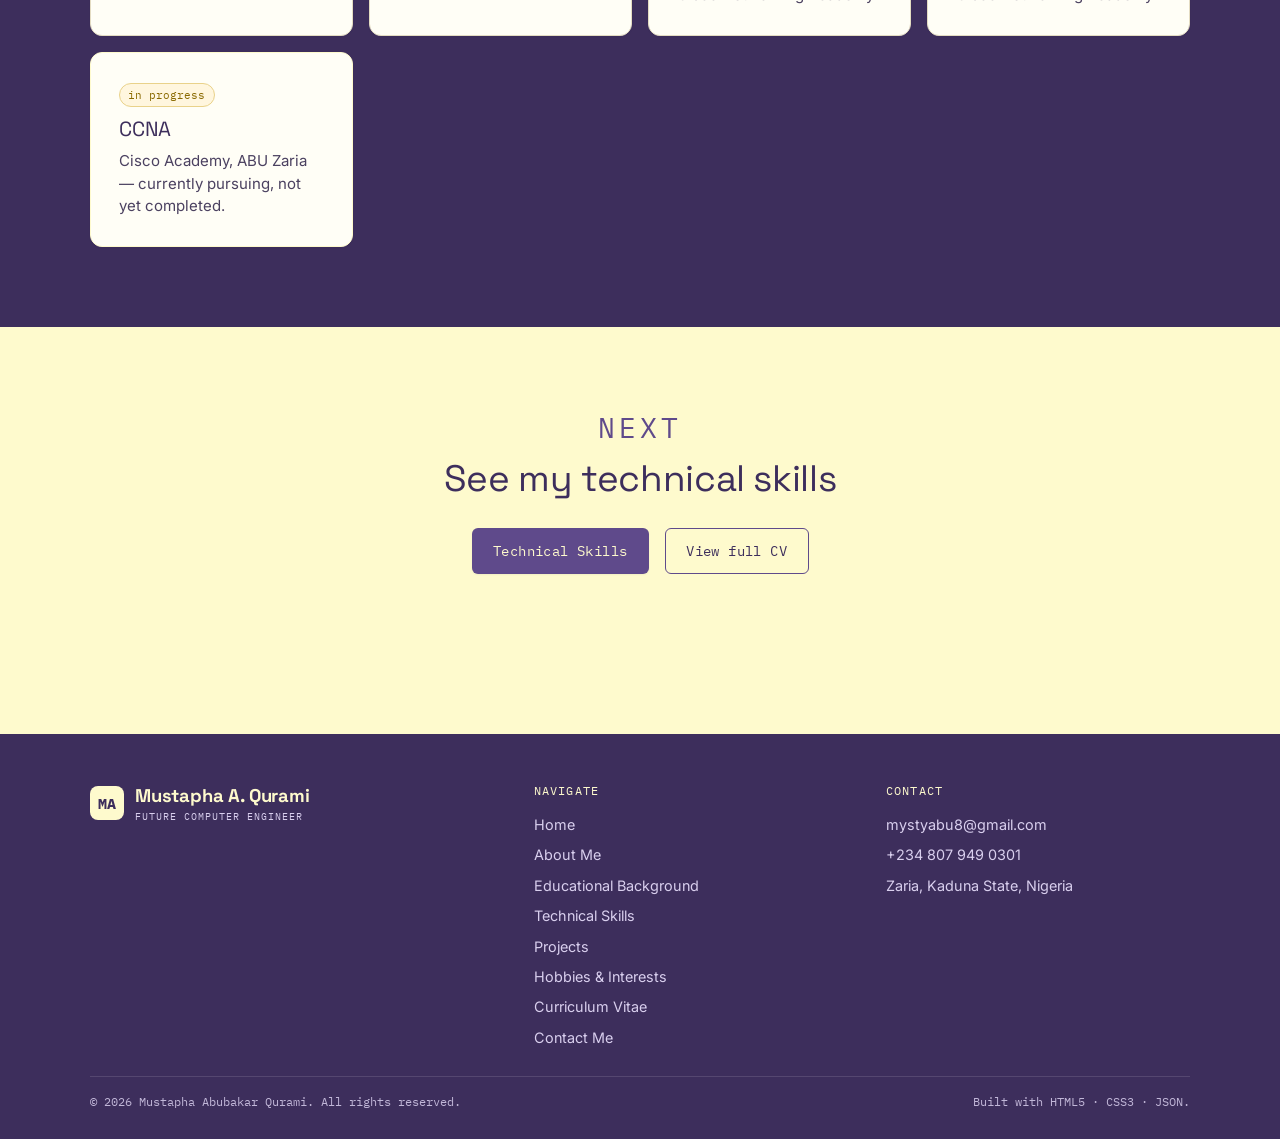
<file: education.html>
<!DOCTYPE html>
<html lang="en">
<head>
    <meta charset="UTF-8">
    <meta name="viewport" content="width=device-width, initial-scale=1.0">
    <title>Educational Background | Mustapha Abubakar Qurami</title>
    <meta name="description" content="Educational background of Mustapha Abubakar Qurami: primary, secondary, higher education, and Cisco Networking Academy coursework.">
    <meta name="author" content="Mustapha Abubakar Qurami">
    <link rel="icon" href="data:,">
    <link rel="stylesheet" href="css/reset.css">
    <link rel="stylesheet" href="css/style.css">
    <link rel="stylesheet" href="css/responsive.css">
    <link rel="preconnect" href="https://fonts.googleapis.com">
    <link rel="preconnect" href="https://fonts.gstatic.com" crossorigin>
    <link href="https://fonts.googleapis.com/css2?family=Space+Grotesk:wght@500;600;700&family=Inter:wght@400;500;600;700&family=IBM+Plex+Mono:wght@400;500;600&display=swap" rel="stylesheet">
    <script type="application/ld+json">
{
  "@context": "https://schema.org",
  "@type": "Person",
  "name": "Mustapha Abubakar Qurami",
  "alternateName": "Musty",
  "jobTitle": "Computer Engineering Student",
  "description": "Final-year Computer Engineering student at Ahmadu Bello University, Zaria, aspiring toward a career in Network Engineering, with experience in front-end web development, graphic design and youth mentorship.",
  "affiliation": {
    "@type": "CollegeOrUniversity",
    "name": "Ahmadu Bello University, Zaria"
  },
  "alumniOf": [
    { "@type": "EducationalOrganization", "name": "Government Technical College, Funtua, Katsina State" },
    { "@type": "EducationalOrganization", "name": "Model Staff School, Bakori" }
  ],
  "knowsAbout": [
    "Computer Engineering",
    "Network Engineering",
    "Front-End Web Development",
    "Graphic Design",
    "Cybersecurity Fundamentals"
  ],
  "email": "mailto:mystyabu8@gmail.com",
  "telephone": "+2348079490301",
  "address": {
    "@type": "PostalAddress",
    "addressLocality": "Zaria",
    "addressRegion": "Kaduna State",
    "addressCountry": "NG"
  }
}
</script>
</head>
<body>
<header class="site-header">
  <div class="container header-inner">
    <a href="index.html" class="logo">
      <span class="logo-mark">MA</span>
      <span>Mustapha A. Qurami<span class="logo-sub">Future Computer Engineer</span></span>
    </a>
    <input type="checkbox" id="nav-toggle" class="nav-toggle" aria-hidden="true">
    <label for="nav-toggle" class="nav-toggle-btn" aria-label="Open menu">
      <span></span><span></span><span></span>
    </label>
    <nav class="site-nav" aria-label="Primary">
      <ul>
        <li><a href="index.html">Home</a></li>
        <li><a href="about.html">About Me</a></li>
        <li><a href="education.html" aria-current="page">Education</a></li>
        <li><a href="skills.html">Skills</a></li>
        <li><a href="projects.html">Projects</a></li>
        <li><a href="hobbies.html">Hobbies</a></li>
        <li><a href="cv.html">CV</a></li>
        <li><a href="contact.html">Contact</a></li>
      </ul>
    </nav>
  </div>
</header>
<main>
  <section class="page-hero">
    <div class="container">
      <p class="route-trail"><span class="hop">~/musty</span><span class="hop">&gt;</span><span class="hop">portfolio</span><span class="hop">&gt;</span><span class="current">education</span></p>
      <p class="eyebrow">Educational Background</p>
      <h1>My academic path and professional career</h1>
    </div>
  </section>

  <section>
    <div class="container">
      <div class="section-head">
        <p class="eyebrow">Timeline</p>
        <h2>Academic history</h2>
      </div>
      <div class="timeline">
        <div class="timeline-item">
          <p class="stage">Primary Education</p>
          <h3>Model Staff School, Bakori</h3>
          <p>Primary schooling completed in Bakori, Katsina State.</p>
          <span class="status-pill complete">Completed</span>
        </div>
        <div class="timeline-item">
          <p class="stage">Secondary Education</p>
          <h3>Government Technical College, Funtua, Katsina State</h3>
          <p>Obtained the NABTEB Secondary School Certificate.</p>
          <span class="status-pill complete">Completed &mdash; NABTEB Certificate</span>
        </div>
        <div class="timeline-item">
          <p class="stage">Higher Education</p>
          <h3>Ahmadu Bello University (ABU), Zaria</h3>
          <p>Currently pursuing a B.Eng. in Computer Engineering.</p>
          <span class="status-pill progress">Currently pursuing degree</span>
        </div>
      </div>
    </div>
  </section>

  <section class="section-violet">
    <div class="container">
      <div class="section-head">
        <p class="eyebrow">Professional &amp; technical education</p>
        <h2>Cisco Networking Academy</h2>
        <p>Certificate coursework completed alongside my degree, alonside the certification I'm currently working toward.</p>
      </div>
      <div class="card-grid">
        <div class="card">
          <span class="icon-tag">completed</span>
          <h3>HTML</h3>
          <p>Cisco Networking Academy</p>
        </div>
        <div class="card">
          <span class="icon-tag">completed</span>
          <h3>CSS</h3>
          <p>Cisco Networking Academy</p>
        </div>
        <div class="card">
          <span class="icon-tag">completed</span>
          <h3>Cybersecurity Fundamentals</h3>
          <p>Cisco Networking Academy</p>
        </div>
        <div class="card">
          <span class="icon-tag">completed</span>
          <h3>Cybersecurity Essentials</h3>
          <p>Cisco Networking Academy</p>
        </div>
        <div class="card" style="border-color:var(--lemon-chiffon);">
          <span class="icon-tag" style="background:#FFF6DE;border-color:#E9D28A;color:#8A6A00;">in progress</span>
          <h3>CCNA</h3>
          <p>Cisco Academy, ABU Zaria &mdash; currently pursuing, not yet completed.</p>
        </div>
      </div>
    </div>
  </section>

  <section class="section-lemon-solid" style="text-align:center;">
    <div class="container">
      <p class="eyebrow" style="justify-content:center;">Next</p>
      <h2>See my technical skills</h2>
      <div class="btn-row" style="justify-content:center;">
        <a href="skills.html" class="btn btn-primary">Technical Skills</a>
        <a href="cv.html" class="btn btn-ghost">View full CV</a>
      </div>
    </div>
  </section>
</main>
<footer class="site-footer">
  <div class="container">
    <div class="footer-grid">
      <div class="footer-brand">
        <a href="index.html" class="logo"><span class="logo-mark">MA</span><span>Mustapha A. Qurami<span class="logo-sub">Future Computer Engineer</span></span></a>
      </div>
      <div class="footer-col">
        <h4>Navigate</h4>
        <ul>
          <li><a href="index.html">Home</a></li>
          <li><a href="about.html">About Me</a></li>
          <li><a href="education.html">Educational Background</a></li>
          <li><a href="skills.html">Technical Skills</a></li>
          <li><a href="projects.html">Projects</a></li>
          <li><a href="hobbies.html">Hobbies &amp; Interests</a></li>
          <li><a href="cv.html">Curriculum Vitae</a></li>
          <li><a href="contact.html">Contact Me</a></li>
        </ul>
      </div>
      <div class="footer-col">
        <h4>Contact</h4>
        <ul>
          <li><a href="mailto:mystyabu8@gmail.com">mystyabu8@gmail.com</a></li>
          <li><a href="tel:+2348079490301">+234 807 949 0301</a></li>
          <li>Zaria, Kaduna State, Nigeria</li>
        </ul>
      </div>
    </div>
    <div class="footer-bottom">
      <span>&copy; 2026 Mustapha Abubakar Qurami. All rights reserved.</span>
      <span>Built with HTML5 &middot; CSS3 &middot; JSON.</span>
    </div>
  </div>
</footer>
</body>
</html>
</file>
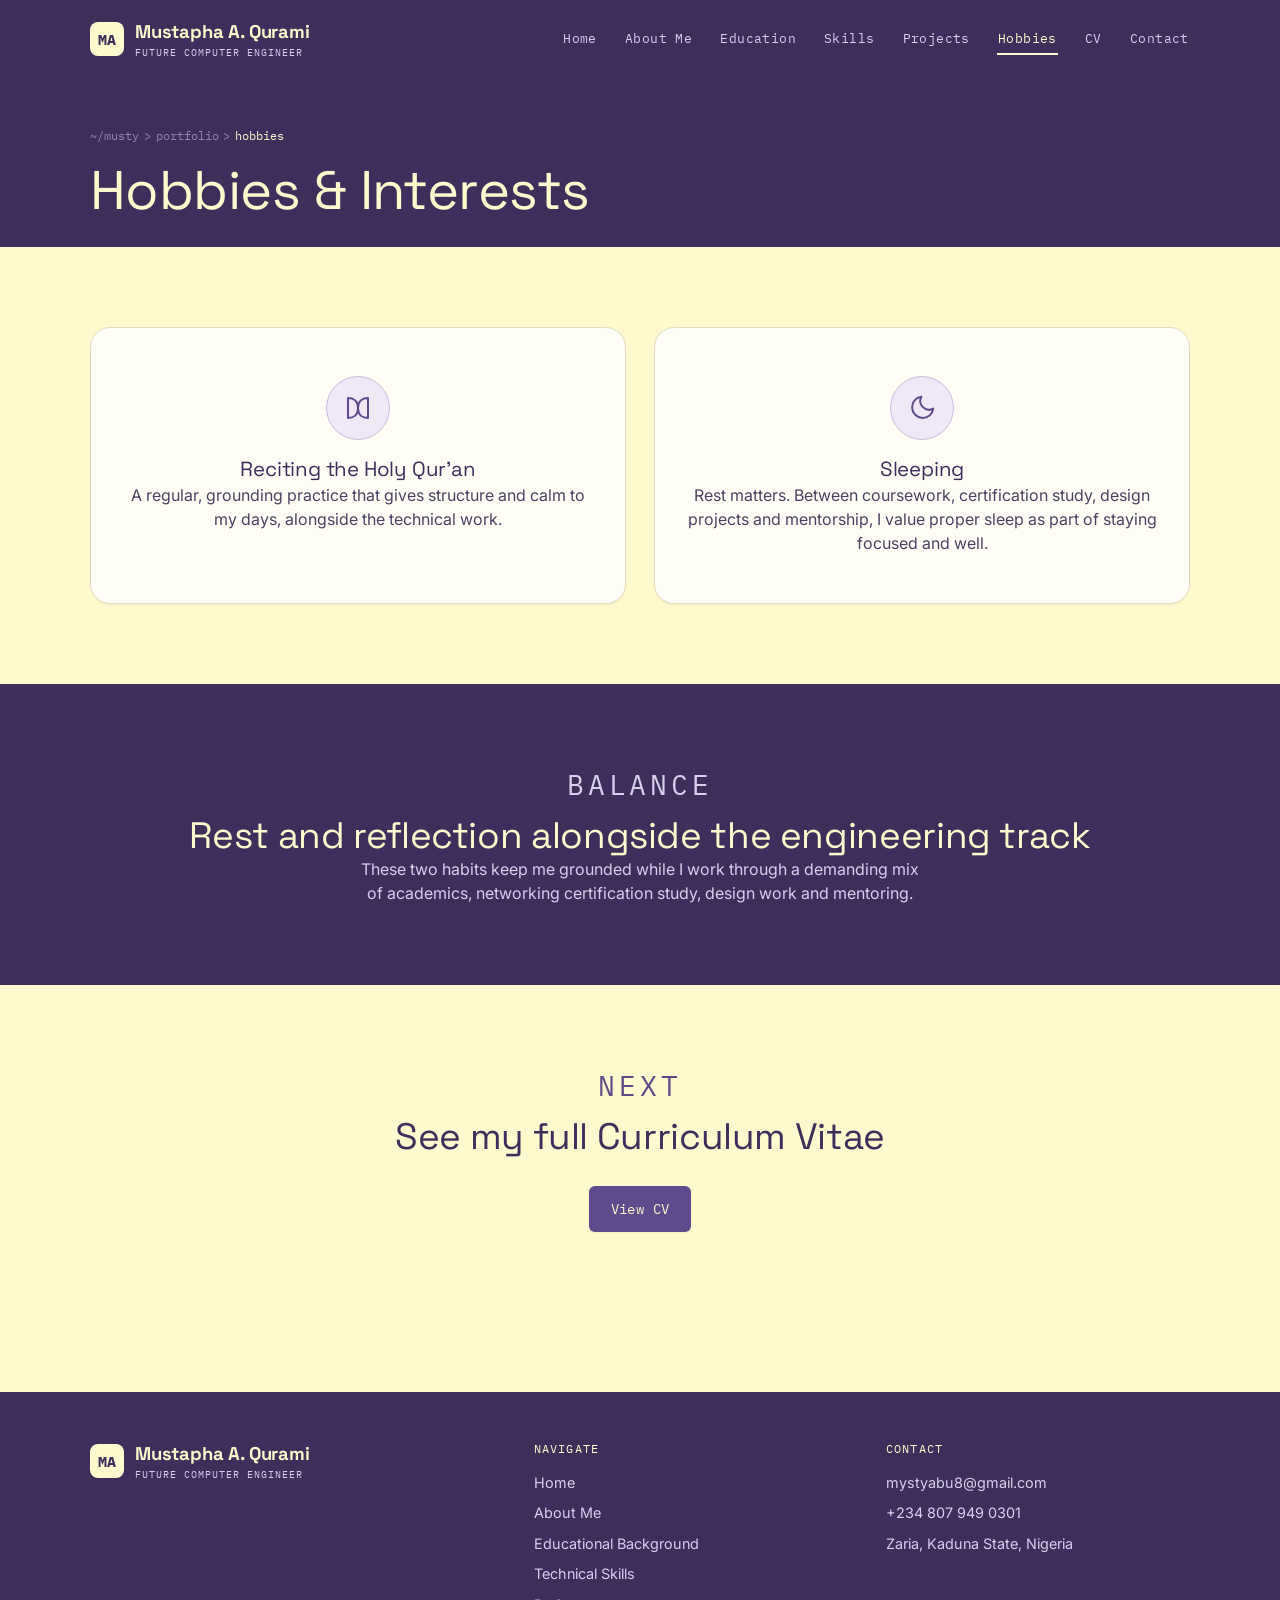
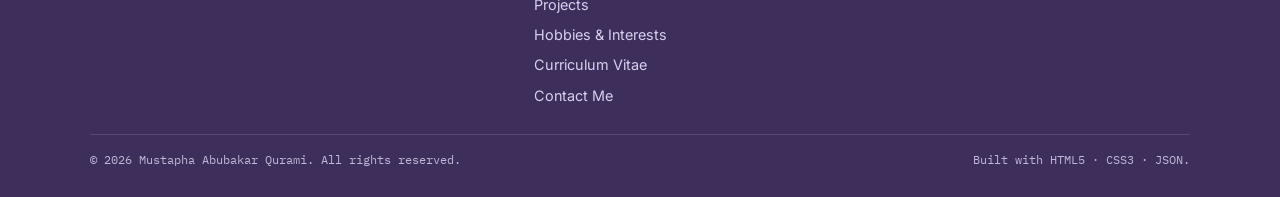
<file: hobbies.html>
<!DOCTYPE html>
<html lang="en">
<head>
    <meta charset="UTF-8">
    <meta name="viewport" content="width=device-width, initial-scale=1.0">
    <title>Hobbies &amp; Interests | Mustapha Abubakar Qurami</title>
    <meta name="description" content="Hobbies and interests of Mustapha Abubakar Qurami, including reciting the Holy Qur'an and rest.">
    <meta name="author" content="Mustapha Abubakar Qurami">
    <link rel="icon" href="data:,">
    <link rel="stylesheet" href="css/reset.css">
    <link rel="stylesheet" href="css/style.css">
    <link rel="stylesheet" href="css/responsive.css">
    <link rel="preconnect" href="https://fonts.googleapis.com">
    <link rel="preconnect" href="https://fonts.gstatic.com" crossorigin>
    <link href="https://fonts.googleapis.com/css2?family=Space+Grotesk:wght@500;600;700&family=Inter:wght@400;500;600;700&family=IBM+Plex+Mono:wght@400;500;600&display=swap" rel="stylesheet">
    <script type="application/ld+json">
{
  "@context": "https://schema.org",
  "@type": "Person",
  "name": "Mustapha Abubakar Qurami",
  "alternateName": "Musty",
  "jobTitle": "Computer Engineering Student",
  "description": "Final-year Computer Engineering student at Ahmadu Bello University, Zaria, aspiring toward a career in Network Engineering, with experience in front-end web development, graphic design and youth mentorship.",
  "affiliation": {
    "@type": "CollegeOrUniversity",
    "name": "Ahmadu Bello University, Zaria"
  },
  "alumniOf": [
    { "@type": "EducationalOrganization", "name": "Government Technical College, Funtua, Katsina State" },
    { "@type": "EducationalOrganization", "name": "Model Staff School, Bakori" }
  ],
  "knowsAbout": [
    "Computer Engineering",
    "Network Engineering",
    "Front-End Web Development",
    "Graphic Design",
    "Cybersecurity Fundamentals"
  ],
  "email": "mailto:mystyabu8@gmail.com",
  "telephone": "+2348079490301",
  "address": {
    "@type": "PostalAddress",
    "addressLocality": "Zaria",
    "addressRegion": "Kaduna State",
    "addressCountry": "NG"
  }
}
</script>
</head>
<body>
<header class="site-header">
  <div class="container header-inner">
    <a href="index.html" class="logo">
      <span class="logo-mark">MA</span>
      <span>Mustapha A. Qurami<span class="logo-sub">Future Computer Engineer</span></span>
    </a>
    <input type="checkbox" id="nav-toggle" class="nav-toggle" aria-hidden="true">
    <label for="nav-toggle" class="nav-toggle-btn" aria-label="Open menu">
      <span></span><span></span><span></span>
    </label>
    <nav class="site-nav" aria-label="Primary">
      <ul>
        <li><a href="index.html">Home</a></li>
        <li><a href="about.html">About Me</a></li>
        <li><a href="education.html">Education</a></li>
        <li><a href="skills.html">Skills</a></li>
        <li><a href="projects.html">Projects</a></li>
        <li><a href="hobbies.html" aria-current="page">Hobbies</a></li>
        <li><a href="cv.html">CV</a></li>
        <li><a href="contact.html">Contact</a></li>
      </ul>
    </nav>
  </div>
</header>
<main>
  <section class="page-hero">
    <div class="container">
      <p class="route-trail"><span class="hop">~/musty</span><span class="hop">&gt;</span><span class="hop">portfolio</span><span class="hop">&gt;</span><span class="current">hobbies</span></p>
      <h1>Hobbies &amp; Interests</h1>
    </div>
  </section>

  <section>
    <div class="container">
      <div class="hobby-grid">
        <div class="hobby-card">
          <div class="hobby-icon">
            <svg viewBox="0 0 24 24" fill="none" stroke-width="1.6" stroke-linecap="round" stroke-linejoin="round">
              <path d="M4 4c4 0 8 2 8 8s-4 8-8 8V4z"></path>
              <path d="M20 4c-4 0-8 2-8 8s4 8 8 8V4z"></path>
            </svg>
          </div>
          <h3>Reciting the Holy Qur'an</h3>
          <p>A regular, grounding practice that gives structure and calm to my days, alongside the technical work.</p>
        </div>
        <div class="hobby-card">
          <div class="hobby-icon">
            <svg viewBox="0 0 24 24" fill="none" stroke-width="1.6" stroke-linecap="round" stroke-linejoin="round">
              <path d="M21 12.5A8.5 8.5 0 1 1 11.5 3a7 7 0 0 0 9.5 9.5z"></path>
            </svg>
          </div>
          <h3>Sleeping</h3>
          <p>Rest matters. Between coursework, certification study, design projects and mentorship, I value proper sleep as part of staying focused and well.</p>
        </div>
      </div>
    </div>
  </section>

  <section class="section-violet" style="text-align:center;">
    <div class="container">
      <p class="eyebrow" style="justify-content:center;">Balance</p>
      <h2 style="max-width:56ch;margin-inline:auto;">Rest and reflection alongside the engineering track</h2>
      <p style="max-width:56ch;margin-inline:auto;">These two habits keep me grounded while I work through a demanding mix of academics, networking certification study, design work and mentoring.</p>
    </div>
  </section>

  <section class="section-lemon-solid" style="text-align:center;">
    <div class="container">
      <p class="eyebrow" style="justify-content:center;">Next</p>
      <h2>See my full Curriculum Vitae</h2>
      <div class="btn-row" style="justify-content:center;">
        <a href="cv.html" class="btn btn-primary">View CV</a>
      </div>
    </div>
  </section>
</main>
<footer class="site-footer">
  <div class="container">
    <div class="footer-grid">
      <div class="footer-brand">
        <a href="index.html" class="logo"><span class="logo-mark">MA</span><span>Mustapha A. Qurami<span class="logo-sub">Future Computer Engineer</span></span></a>
      </div>
      <div class="footer-col">
        <h4>Navigate</h4>
        <ul>
          <li><a href="index.html">Home</a></li>
          <li><a href="about.html">About Me</a></li>
          <li><a href="education.html">Educational Background</a></li>
          <li><a href="skills.html">Technical Skills</a></li>
          <li><a href="projects.html">Projects</a></li>
          <li><a href="hobbies.html">Hobbies &amp; Interests</a></li>
          <li><a href="cv.html">Curriculum Vitae</a></li>
          <li><a href="contact.html">Contact Me</a></li>
        </ul>
      </div>
      <div class="footer-col">
        <h4>Contact</h4>
        <ul>
          <li><a href="mailto:mystyabu8@gmail.com">mystyabu8@gmail.com</a></li>
          <li><a href="tel:+2348079490301">+234 807 949 0301</a></li>
          <li>Zaria, Kaduna State, Nigeria</li>
        </ul>
      </div>
    </div>
    <div class="footer-bottom">
      <span>&copy; 2026 Mustapha Abubakar Qurami. All rights reserved.</span>
      <span>Built with HTML5 &middot; CSS3 &middot; JSON.</span>
    </div>
  </div>
</footer>
</body>
</html>
</file>
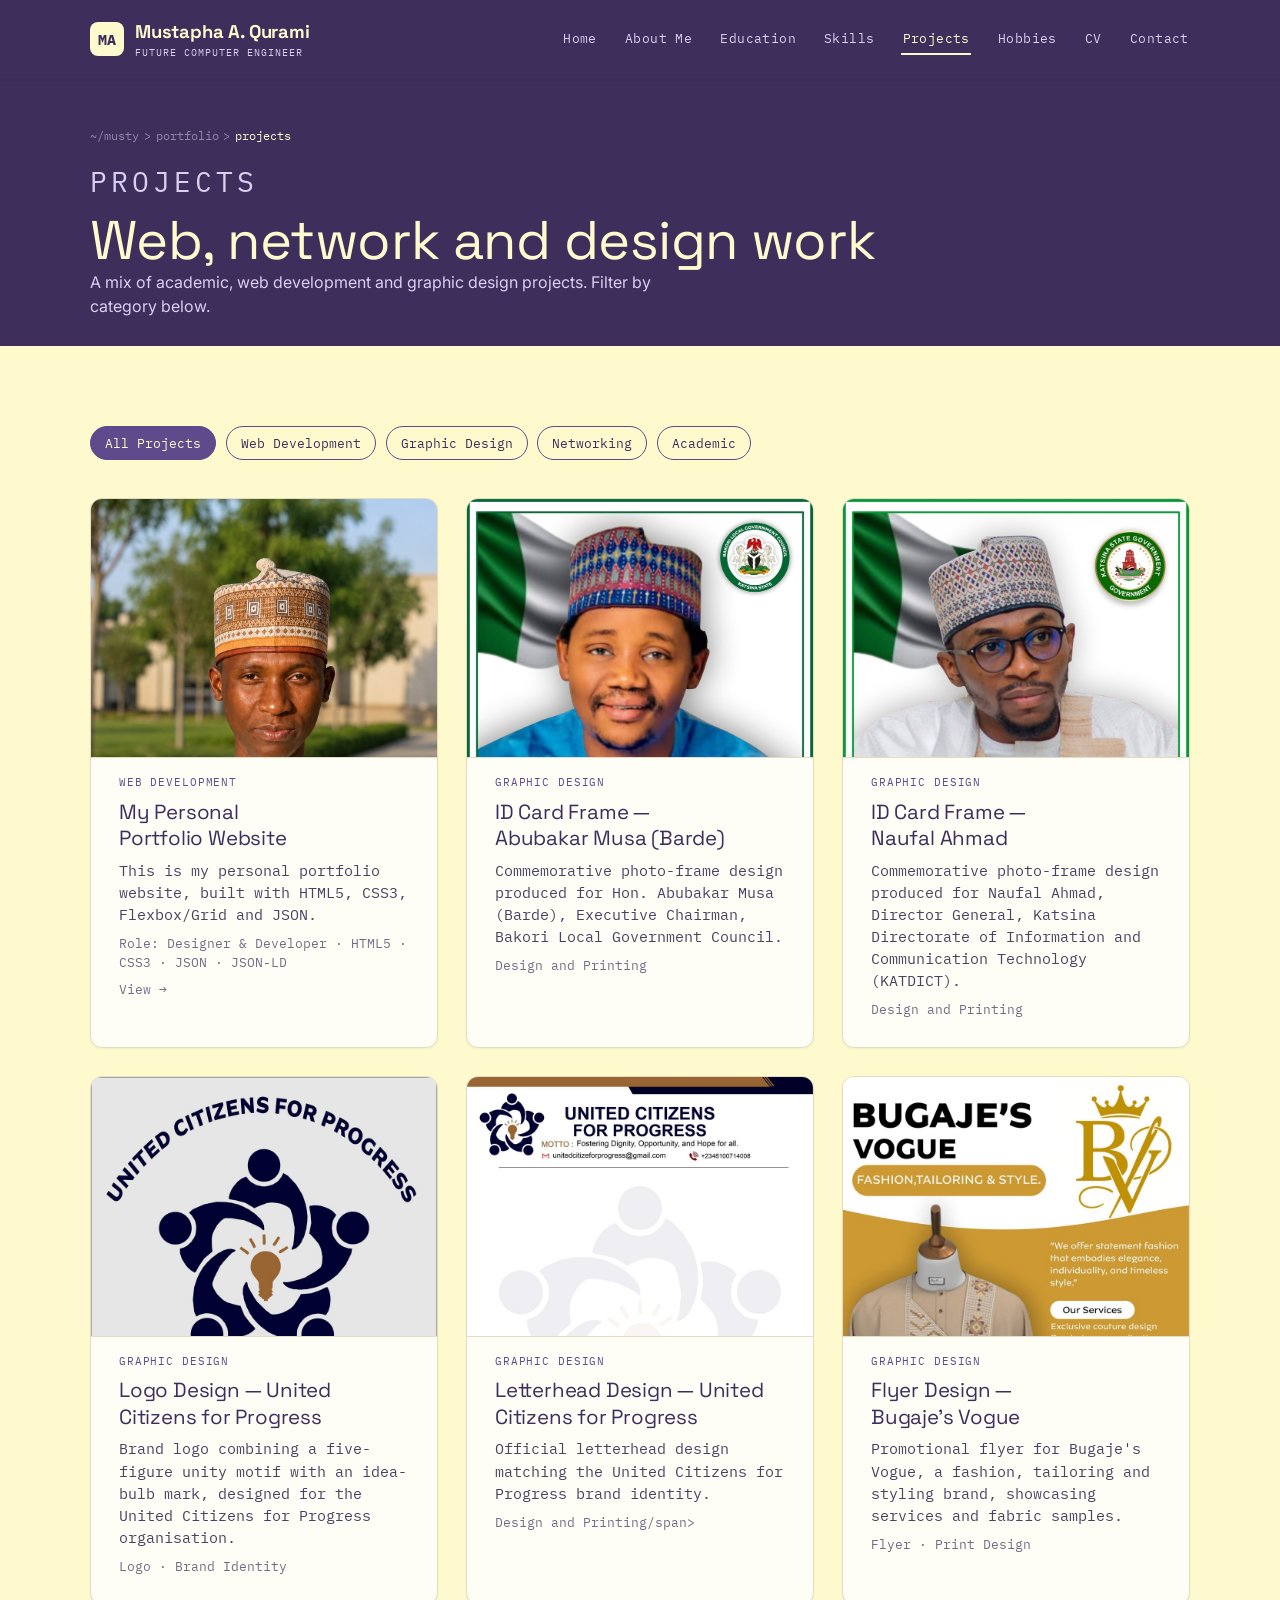
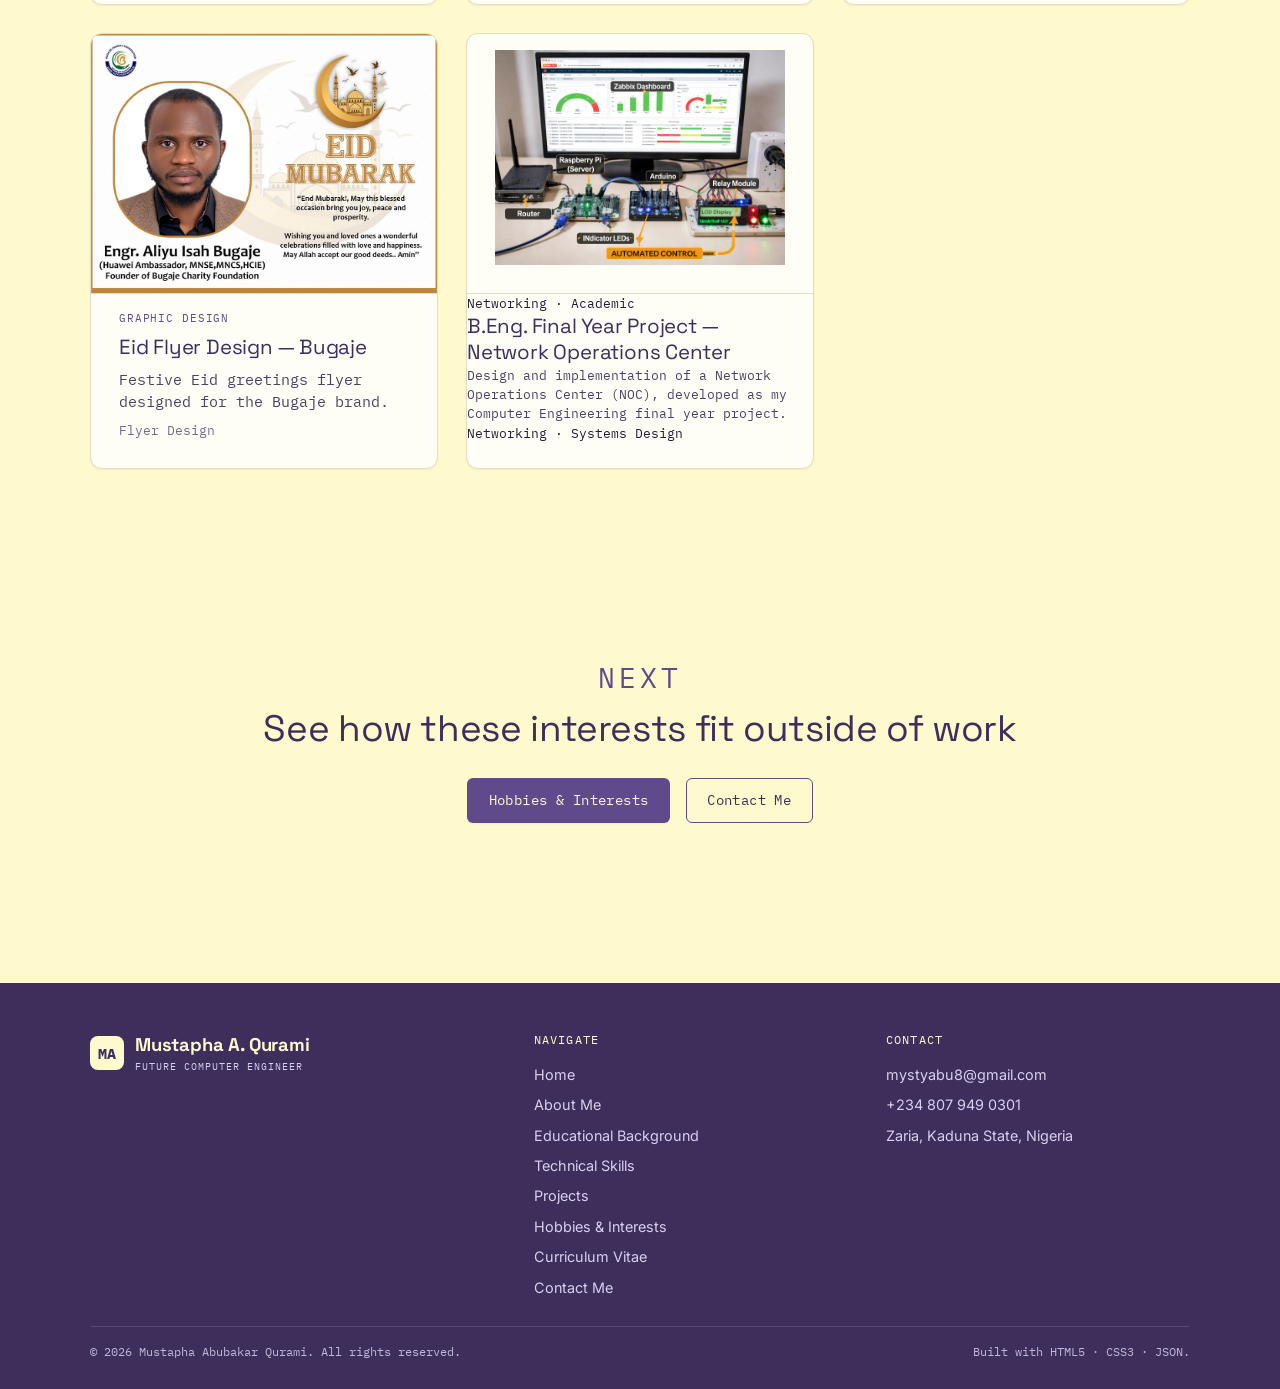
<file: projects.html>
<!DOCTYPE html>
<html lang="en">
<head>
    <meta charset="UTF-8">
    <meta name="viewport" content="width=device-width, initial-scale=1.0">
    <title>Projects | Mustapha Abubakar Qurami</title>
    <meta name="description" content="Web development, networking and graphic design projects by Mustapha Abubakar Qurami, filterable by category.">
    <meta name="author" content="Mustapha Abubakar Qurami">
    <link rel="icon" href="data:,">
    <link rel="stylesheet" href="css/reset.css">
    <link rel="stylesheet" href="css/style.css">
    <link rel="stylesheet" href="css/responsive.css">
    <link rel="preconnect" href="https://fonts.googleapis.com">
    <link rel="preconnect" href="https://fonts.gstatic.com" crossorigin>
    <link href="https://fonts.googleapis.com/css2?family=Space+Grotesk:wght@500;600;700&family=Inter:wght@400;500;600;700&family=IBM+Plex+Mono:wght@400;500;600&display=swap" rel="stylesheet">
    <script type="application/ld+json">
{
  "@context": "https://schema.org",
  "@type": "Person",
  "name": "Mustapha Abubakar Qurami",
  "alternateName": "Musty",
  "jobTitle": "Computer Engineering Student",
  "description": "Final-year Computer Engineering student at Ahmadu Bello University, Zaria, aspiring toward a career in Network Engineering, with experience in front-end web development, graphic design and youth mentorship.",
  "affiliation": {
    "@type": "CollegeOrUniversity",
    "name": "Ahmadu Bello University, Zaria"
  },
  "alumniOf": [
    { "@type": "EducationalOrganization", "name": "Government Technical College, Funtua, Katsina State" },
    { "@type": "EducationalOrganization", "name": "Model Staff School, Bakori" }
  ],
  "knowsAbout": [
    "Computer Engineering",
    "Network Engineering",
    "Front-End Web Development",
    "Graphic Design",
    "Cybersecurity Fundamentals"
  ],
  "email": "mailto:mystyabu8@gmail.com",
  "telephone": "+2348079490301",
  "address": {
    "@type": "PostalAddress",
    "addressLocality": "Zaria",
    "addressRegion": "Kaduna State",
    "addressCountry": "NG"
  }
}
</script>
</head>
<body>
<header class="site-header">
  <div class="container header-inner">
    <a href="index.html" class="logo">
      <span class="logo-mark">MA</span>
      <span>Mustapha A. Qurami<span class="logo-sub">Future Computer Engineer</span></span>
    </a>
    <input type="checkbox" id="nav-toggle" class="nav-toggle" aria-hidden="true">
    <label for="nav-toggle" class="nav-toggle-btn" aria-label="Open menu">
      <span></span><span></span><span></span>
    </label>
    <nav class="site-nav" aria-label="Primary">
      <ul>
        <li><a href="index.html">Home</a></li>
        <li><a href="about.html">About Me</a></li>
        <li><a href="education.html">Education</a></li>
        <li><a href="skills.html">Skills</a></li>
        <li><a href="projects.html" aria-current="page">Projects</a></li>
        <li><a href="hobbies.html">Hobbies</a></li>
        <li><a href="cv.html">CV</a></li>
        <li><a href="contact.html">Contact</a></li>
      </ul>
    </nav>
  </div>
</header>
<main>
  <section class="page-hero">
    <div class="container">
      <p class="route-trail"><span class="hop">~/musty</span><span class="hop">&gt;</span><span class="hop">portfolio</span><span class="hop">&gt;</span><span class="current">projects</span></p>
      <p class="eyebrow">Projects</p>
      <h1>Web, network and design work</h1>
      <p>A mix of academic, web development and graphic design projects. Filter by category below.</p>
    </div>
  </section>

  <section>
    <div class="container">
      <div class="filter-bar" role="group" aria-label="Filter projects by category">
        <input type="radio" name="project-filter" id="filter-all" checked>
        <label for="filter-all">All Projects</label>

        <input type="radio" name="project-filter" id="filter-web">
        <label for="filter-web">Web Development</label>

        <input type="radio" name="project-filter" id="filter-design">
        <label for="filter-design">Graphic Design</label>

        <input type="radio" name="project-filter" id="filter-network">
        <label for="filter-network">Networking</label>

        <input type="radio" name="project-filter" id="filter-academic">
        <label for="filter-academic">Academic</label>

        <div class="project-grid">
<article class="project-card cat-web">
          <img src="images\front-image_2.png" alt="Screenshot placeholder for this portfolio site" loading="lazy">
          <div class="project-card-body">
            <span class="category">Web Development</span>
            <h3>My Personal Portfolio Website</h3>
            <p>This is my personal portfolio website, built with HTML5, CSS3, Flexbox/Grid and JSON.</p>
            <span class="meta">Role: Designer &amp; Developer &middot; HTML5 &middot; CSS3 &middot; JSON &middot; JSON-LD</span>
            <a class="meta" href="index.html">View &rarr;</a>
          </div>
        </article>
<article class="project-card cat-design">
          <img src="images/projects/barde-id-frame.jpg" alt="ID card frame design for Hon. Abubakar Musa (Barde)" loading="lazy">
          <div class="project-card-body">
            <span class="category">Graphic Design</span>
            <h3>ID Card Frame &mdash; Abubakar Musa (Barde)</h3>
            <p>Commemorative photo-frame design produced for Hon. Abubakar Musa (Barde), Executive Chairman, Bakori Local Government Council.</p>
            <span class="meta">Design and Printing</span>
            
          </div>
        </article>
<article class="project-card cat-design">
          <img src="images/projects/naufal-id-frame.jpg" alt="ID card frame design for Naufal Ahmad" loading="lazy">
          <div class="project-card-body">
            <span class="category">Graphic Design</span>
            <h3>ID Card Frame &mdash; Naufal Ahmad</h3>
            <p>Commemorative photo-frame design produced for Naufal Ahmad, Director General, Katsina Directorate of Information and Communication Technology (KATDICT).</p>
            <span class="meta">Design and Printing</span>
            
          </div>
        </article>
<article class="project-card cat-design">
          <img src="images/projects/ucp-logo.jpg" alt="Logo design for United Citizens for Progress" loading="lazy">
          <div class="project-card-body">
            <span class="category">Graphic Design</span>
            <h3>Logo Design &mdash; United Citizens for Progress</h3>
            <p>Brand logo combining a five-figure unity motif with an idea-bulb mark, designed for the United Citizens for Progress organisation.</p>
            <span class="meta">Logo &middot; Brand Identity</span>
            
          </div>
        </article>
<article class="project-card cat-design">
          <img src="images/projects/ucp-letterhead.jpg" alt="Letterhead design for United Citizens for Progress" loading="lazy">
          <div class="project-card-body">
            <span class="category">Graphic Design</span>
            <h3>Letterhead Design &mdash; United Citizens for Progress</h3>
            <p>Official letterhead design matching the United Citizens for Progress brand identity.</p>
            <span class="meta">Design and Printing/span>
            
          </div>
        </article>
<article class="project-card cat-design">
          <img src="images/projects/bugaje-vogue-flyer.jpg" alt="Promotional flyer for Bugaje's Vogue" loading="lazy">
          <div class="project-card-body">
            <span class="category">Graphic Design</span>
            <h3>Flyer Design &mdash; Bugaje's Vogue</h3>
            <p>Promotional flyer for Bugaje's Vogue, a fashion, tailoring and styling brand, showcasing services and fabric samples.</p>
            <span class="meta">Flyer &middot; Print Design</span>
            
          </div>
        </article>
<article class="project-card cat-design">
          <img src="images/projects/bugaje-eid-flyer.jpg" alt="Eid greetings flyer for Bugaje" loading="lazy">
          <div class="project-card-body">
            <span class="category">Graphic Design</span>
            <h3>Eid Flyer Design &mdash; Bugaje</h3>
            <p>Festive Eid greetings flyer designed for the Bugaje brand.</p>
            <span class="meta">Flyer Design</span>
            
          </div>
        </article>
<article class="project-card cat-network cat-academic">
          <img src="images/projects/NOC.png"
          <div class="project-card-body">
            <span class="category">Networking &middot; Academic</span>
            <h3>B.Eng. Final Year Project &mdash; Network Operations Center</h3>
            <p>Design and implementation of a Network Operations Center (NOC), developed as my Computer Engineering final year project.</p>
            <span class="meta">Networking &middot; Systems Design</span>
            
          </div>
        </article>
        </div>
      </div>
    </div>
  </section>

  <section class="section-lemon-solid" style="text-align:center;">
    <div class="container">
      <p class="eyebrow" style="justify-content:center;">Next</p>
      <h2>See how these interests fit outside of work</h2>
      <div class="btn-row" style="justify-content:center;">
        <a href="hobbies.html" class="btn btn-primary">Hobbies &amp; Interests</a>
        <a href="contact.html" class="btn btn-ghost">Contact Me</a>
      </div>
    </div>
  </section>
</main>
<footer class="site-footer">
  <div class="container">
    <div class="footer-grid">
      <div class="footer-brand">
        <a href="index.html" class="logo"><span class="logo-mark">MA</span><span>Mustapha A. Qurami<span class="logo-sub">Future Computer Engineer</span></span></a>
      </div>
      <div class="footer-col">
        <h4>Navigate</h4>
        <ul>
          <li><a href="index.html">Home</a></li>
          <li><a href="about.html">About Me</a></li>
          <li><a href="education.html">Educational Background</a></li>
          <li><a href="skills.html">Technical Skills</a></li>
          <li><a href="projects.html">Projects</a></li>
          <li><a href="hobbies.html">Hobbies &amp; Interests</a></li>
          <li><a href="cv.html">Curriculum Vitae</a></li>
          <li><a href="contact.html">Contact Me</a></li>
        </ul>
      </div>
      <div class="footer-col">
        <h4>Contact</h4>
        <ul>
          <li><a href="mailto:mystyabu8@gmail.com">mystyabu8@gmail.com</a></li>
          <li><a href="tel:+2348079490301">+234 807 949 0301</a></li>
          <li>Zaria, Kaduna State, Nigeria</li>
        </ul>
      </div>
    </div>
    <div class="footer-bottom">
      <span>&copy; 2026 Mustapha Abubakar Qurami. All rights reserved.</span>
      <span>Built with HTML5 &middot; CSS3 &middot; JSON.</span>
    </div>
  </div>
</footer>
</body>
</html>
</file>
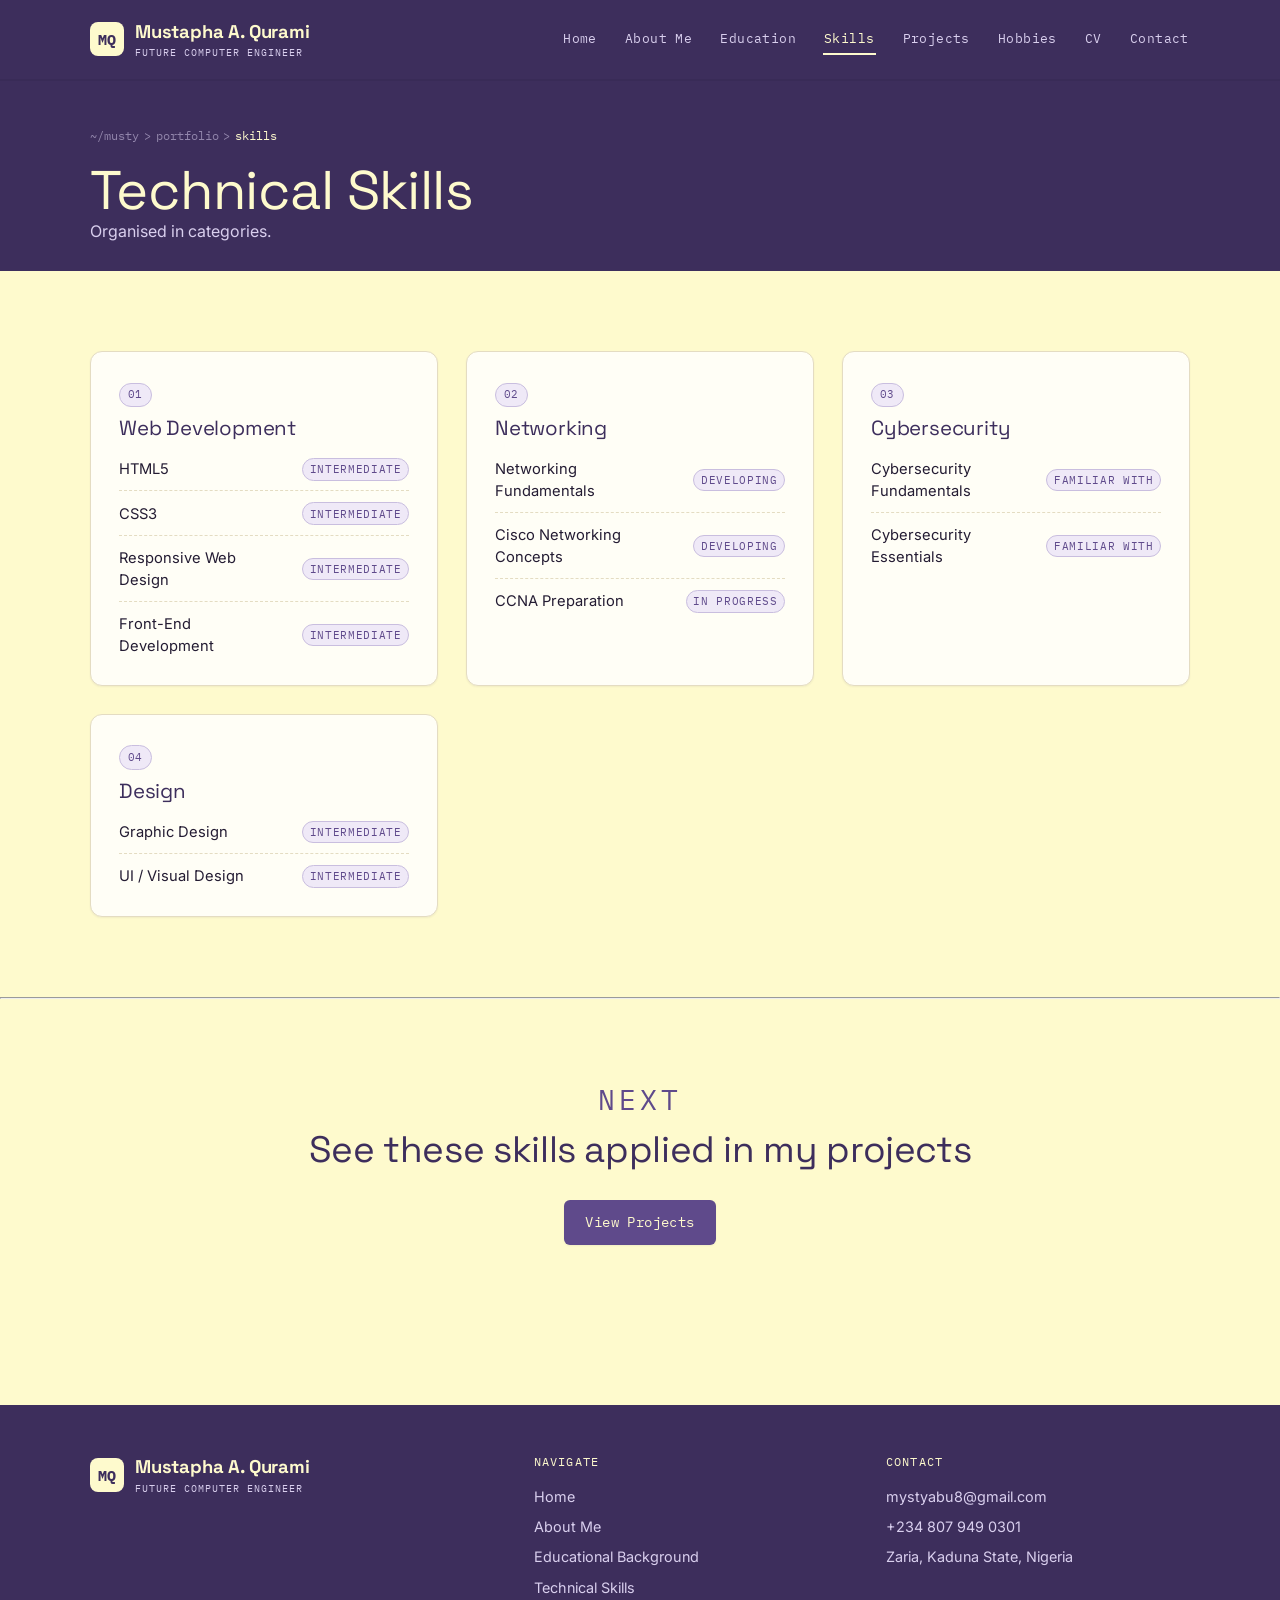
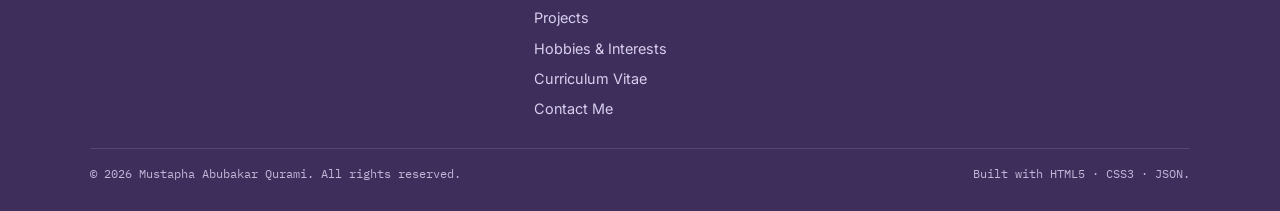
<file: skills.html>
<!DOCTYPE html>
<html lang="en">
<head>
    <meta charset="UTF-8">
    <meta name="viewport" content="width=device-width, initial-scale=1.0">
    <title>Technical Skills | Mustapha Abubakar Qurami</title>
    <meta name="description" content="Technical skills of Mustapha Abubakar Qurami across Web Development, Networking, Cybersecurity and Design.">
    <meta name="author" content="Mustapha Abubakar Qurami">
    <link rel="icon" href="data:,">
    <link rel="stylesheet" href="css/reset.css">
    <link rel="stylesheet" href="css/style.css">
    <link rel="stylesheet" href="css/responsive.css">
    <link rel="preconnect" href="https://fonts.googleapis.com">
    <link rel="preconnect" href="https://fonts.gstatic.com" crossorigin>
    <link href="https://fonts.googleapis.com/css2?family=Space+Grotesk:wght@500;600;700&family=Inter:wght@400;500;600;700&family=IBM+Plex+Mono:wght@400;500;600&display=swap" rel="stylesheet">
    <script type="application/ld+json">
{
  "@context": "https://schema.org",
  "@type": "Person",
  "name": "Mustapha Abubakar Qurami",
  "alternateName": "Musty",
  "jobTitle": "Computer Engineering Student",
  "description": "Final-year Computer Engineering student at Ahmadu Bello University, Zaria, aspiring toward a career in Network Engineering, with experience in front-end web development, graphic design and youth mentorship.",
  "affiliation": {
    "@type": "CollegeOrUniversity",
    "name": "Ahmadu Bello University, Zaria"
  },
  "alumniOf": [
    { "@type": "EducationalOrganization", "name": "Government Technical College, Funtua, Katsina State" },
    { "@type": "EducationalOrganization", "name": "Model Staff School, Bakori" }
  ],
  "knowsAbout": [
    "Computer Engineering",
    "Network Engineering",
    "Front-End Web Development",
    "Graphic Design",
    "Cybersecurity Fundamentals"
  ],
  "email": "mailto:mystyabu8@gmail.com",
  "telephone": "+2348079490301",
  "address": {
    "@type": "PostalAddress",
    "addressLocality": "Zaria",
    "addressRegion": "Kaduna State",
    "addressCountry": "NG"
  }
}
</script>
</head>
<body>
<header class="site-header">
  <div class="container header-inner">
    <a href="index.html" class="logo">
      <span class="logo-mark">MQ</span>
      <span>Mustapha A. Qurami<span class="logo-sub">Future Computer Engineer</span></span>
    </a>
    <input type="checkbox" id="nav-toggle" class="nav-toggle" aria-hidden="true">
    <label for="nav-toggle" class="nav-toggle-btn" aria-label="Open menu">
      <span></span><span></span><span></span>
    </label>
    <nav class="site-nav" aria-label="Primary">
      <ul>
        <li><a href="index.html">Home</a></li>
        <li><a href="about.html">About Me</a></li>
        <li><a href="education.html">Education</a></li>
        <li><a href="skills.html" aria-current="page">Skills</a></li>
        <li><a href="projects.html">Projects</a></li>
        <li><a href="hobbies.html">Hobbies</a></li>
        <li><a href="cv.html">CV</a></li>
        <li><a href="contact.html">Contact</a></li>
      </ul>
    </nav>
  </div>
</header>
<main>
  <section class="page-hero">
    <div class="container">
      <p class="route-trail"><span class="hop">~/musty</span><span class="hop">&gt;</span><span class="hop">portfolio</span><span class="hop">&gt;</span><span class="current">skills</span></p>
      <h1>Technical Skills</h1>
      <p>Organised in categories.</p>
    </div>
  </section>

  <section>
    <div class="container">
      <div class="skills-grid">

        <div class="skill-group">
          <span class="icon-tag">01</span>
          <h3>Web Development</h3>
          <div class="skill-list">
            <div class="skill-row"><span>HTML5</span><span class="skill-level">Intermediate</span></div>
            <div class="skill-row"><span>CSS3</span><span class="skill-level">Intermediate</span></div>
            <div class="skill-row"><span>Responsive Web Design</span><span class="skill-level">Intermediate</span></div>
            <div class="skill-row"><span>Front-End Development</span><span class="skill-level">Intermediate</span></div>
          </div>
        </div>

        <div class="skill-group">
          <span class="icon-tag">02</span>
          <h3>Networking</h3>
          <div class="skill-list">
            <div class="skill-row"><span>Networking Fundamentals</span><span class="skill-level">Developing</span></div>
            <div class="skill-row"><span>Cisco Networking Concepts</span><span class="skill-level">Developing</span></div>
            <div class="skill-row"><span>CCNA Preparation</span><span class="skill-level">In progress</span></div>
          </div>
        </div>

        <div class="skill-group">
          <span class="icon-tag">03</span>
          <h3>Cybersecurity</h3>
          <div class="skill-list">
            <div class="skill-row"><span>Cybersecurity Fundamentals</span><span class="skill-level">Familiar with</span></div>
            <div class="skill-row"><span>Cybersecurity Essentials</span><span class="skill-level">Familiar with</span></div>
          </div>
        </div>

        <div class="skill-group">
          <span class="icon-tag">04</span>
          <h3>Design</h3>
          <div class="skill-list">
            <div class="skill-row"><span>Graphic Design</span><span class="skill-level">Intermediate</span></div>
            <div class="skill-row"><span>UI / Visual Design</span><span class="skill-level">Intermediate</span></div>
          </div>
        </div>

      </div>
    </div>
  </section>

  <hr>
  <section class="section-lemon-solid" style="text-align:center;">
    <div class="container">
      <p class="eyebrow" style="justify-content:center;">Next</p>
      <h2>See these skills applied in my projects</h2>
      <div class="btn-row" style="justify-content:center;">
        <a href="projects.html" class="btn btn-primary">View Projects</a>
      </div>
    </div>
  </section>
</main>
<footer class="site-footer">
  <div class="container">
    <div class="footer-grid">
      <div class="footer-brand">
        <a href="index.html" class="logo"><span class="logo-mark">MQ</span><span>Mustapha A. Qurami<span class="logo-sub">Future Computer Engineer</span></span></a>
      </div>
      <div class="footer-col">
        <h4>Navigate</h4>
        <ul>
          <li><a href="index.html">Home</a></li>
          <li><a href="about.html">About Me</a></li>
          <li><a href="education.html">Educational Background</a></li>
          <li><a href="skills.html">Technical Skills</a></li>
          <li><a href="projects.html">Projects</a></li>
          <li><a href="hobbies.html">Hobbies &amp; Interests</a></li>
          <li><a href="cv.html">Curriculum Vitae</a></li>
          <li><a href="contact.html">Contact Me</a></li>
        </ul>
      </div>
      <div class="footer-col">
        <h4>Contact</h4>
        <ul>
          <li><a href="mailto:mystyabu8@gmail.com">mystyabu8@gmail.com</a></li>
          <li><a href="tel:+2348079490301">+234 807 949 0301</a></li>
          <li>Zaria, Kaduna State, Nigeria</li>
        </ul>
      </div>
    </div>
    <div class="footer-bottom">
      <span>&copy; 2026 Mustapha Abubakar Qurami. All rights reserved.</span>
      <span>Built with HTML5 &middot; CSS3 &middot; JSON.</span>
    </div>
  </div>
</footer>
</body>
</html>
</file>
<file: css/style.css>
/*
   STYLE.CSS — Mustapha Abubakar Qurami Portfolio
 
  */

:root {
  /* ---- Brand palette  ---- */
  --lemon-chiffon: #FEFACD;
  --ultra-violet: #5F4A8B;

  /* ---- Derived surface & accent tones, built from the brand pair ---- */
  --surface: #FFFEF6;              /* off-white card surface, warmer than pure white */
  --surface-cream: var(--lemon-chiffon);
  --violet-deep: #3D2E5C;          /* darker violet for header/footer depth */
  --violet-soft: #EFE9F7;          /* pale violet tint for chips/backgrounds */
  --violet-line: #C9BEDF;          /* violet-tinted border on light surfaces */

  /* ---- Text ---- */
  --ink: #241C33;                  /* near-black, violet-tinted body text */
  --ink-soft: #4B4160;
  --stone: #746C87;                /* muted secondary text */
  --on-violet: var(--lemon-chiffon);
  --on-violet-soft: #D9CFEE;

  /* ---- Structure ---- */
  --line: #E4DCC2;                 /* hairline border on lemon/cream surfaces */
  --radius-sm: 6px;
  --radius-md: 12px;
  --radius-lg: 20px;
  --shadow-sm: 0 1px 2px rgba(36, 28, 51, 0.06);
  --shadow-md: 0 8px 24px -8px rgba(61, 46, 92, 0.25);
  --shadow-lg: 0 20px 48px -16px rgba(61, 46, 92, 0.32);

  /* ---- Type ---- */
  --font-display: 'Space Grotesk', 'Segoe UI', system-ui, sans-serif;
  --font-body: 'Inter', 'Segoe UI', system-ui, sans-serif;
  --font-mono: 'IBM Plex Mono', 'Courier New', monospace;

  /* ---- Spacing scale ---- */
  --space-xs: 0.5rem;
  --space-sm: 1rem;
  --space-md: 1.75rem;
  --space-lg: 3rem;
  --space-xl: 5rem;

  --container-w: 1180px;
}

/* ===================================================================
   BASE
   =================================================================== */

body {
  font-family: var(--font-body);
  background: var(--surface-cream);
  color: var(--ink);
  font-size: 16px;
}

h1, h2, h3, h4 {
  font-family: var(--font-display);
  color: var(--violet-deep);
  letter-spacing: -0.01em;
}

h1 { font-size: clamp(2.1rem, 4.4vw, 3.4rem); line-height: 1.08; }
h2 { font-size: clamp(1.6rem, 3vw, 2.3rem); line-height: 1.15; }
h3 { font-size: clamp(1.15rem, 1.6vw, 1.4rem); line-height: 1.3; }

p { color: var(--ink-soft); }

.container {
  width: 100%;
  max-width: var(--container-w);
  margin-inline: auto;
  padding-inline: clamp(1.25rem, 4vw, 2.5rem);
}

main { display: block; }

section {
  padding-block: var(--space-xl);
}

.eyebrow {
  font-family: var(--font-mono);
  font-size: 1.78rem;
  letter-spacing: 0.14em;
  text-transform: uppercase;
  color: var(--ultra-violet);
  display: inline-flex;
  align-items: center;
  gap: 0.5em;
  margin-bottom: var(--space-xs);
}

/* .eyebrow::before {
  content: '';
  width: 7px;
  height: 7px;
  border-radius: 50%;
  background: var(--ultra-violet);
  display: inline-block;
} */

.section-head {
  max-width: 640px;
  margin-bottom: var(--space-lg);
}

.section-head p {
  margin-top: var(--space-xs);
}

.lede {
  font-size: 1.08rem;
  color: var(--ink-soft);
  max-width: 60ch;
}

/* ===================================================================
   BUTTONS
   =================================================================== */

.btn {
  display: inline-flex;
  align-items: center;
  gap: 0.5em;
  font-family: var(--font-mono);
  font-size: 0.85rem;
  letter-spacing: 0.03em;
  padding: 0.85em 1.5em;
  border-radius: var(--radius-sm);
  border: 1.5px solid transparent;
  transition: transform 0.15s ease, box-shadow 0.15s ease, background 0.15s ease, color 0.15s ease;
}

.btn-primary {
  background: var(--ultra-violet);
  color: var(--on-violet);
  box-shadow: var(--shadow-sm);
}

.btn-primary:hover,
.btn-primary:focus-visible {
  background: var(--violet-deep);
  transform: translateY(-2px);
  box-shadow: var(--shadow-md);
}

.btn-ghost {
  border-color: var(--ultra-violet);
  color: var(--violet-deep);
}

.btn-ghost:hover,
.btn-ghost:focus-visible {
  background: var(--ultra-violet);
  color: var(--on-violet);
  transform: translateY(-2px);
}

.btn-row {
  display: flex;
  flex-wrap: wrap;
  gap: var(--space-sm);
  margin-top: var(--space-md);
}

/* Visible focus states everywhere */
a:focus-visible,
button:focus-visible,
input:focus-visible,
textarea:focus-visible,
label:focus-within {
  outline: 2.5px solid var(--ultra-violet);
  outline-offset: 3px;
  border-radius: 4px;
}

/* ===================================================================
   HEADER / NAVIGATION  (CSS-only mobile toggle via checkbox hack)
   =================================================================== */

.site-header {
  background: var(--violet-deep);
  position: sticky;
  top: 0;
  z-index: 50;
  box-shadow: 0 2px 0 rgba(0,0,0,0.05);
}

.header-inner {
  display: flex;
  align-items: center;
  justify-content: space-between;
  padding-block: 1.1rem;
  position: relative;
}

.logo {
  font-family: var(--font-display);
  font-weight: 700;
  font-size: 1.15rem;
  color: var(--lemon-chiffon);
  display: flex;
  align-items: center;
  gap: 0.6em;
  letter-spacing: -0.01em;
}

.logo-mark {
  width: 34px;
  height: 34px;
  border-radius: 8px;
  background: var(--lemon-chiffon);
  color: var(--violet-deep);
  display: flex;
  align-items: center;
  justify-content: center;
  font-family: var(--font-mono);
  font-weight: 700;
  font-size: 0.95rem;
}

.logo-sub {
  display: block;
  font-family: var(--font-mono);
  font-size: 0.62rem;
  letter-spacing: 0.1em;
  color: var(--on-violet-soft);
  font-weight: 400;
  text-transform: uppercase;
  margin-top: 1px;
}

.nav-toggle {
  position: absolute;
  opacity: 0;
  pointer-events: none;
}

.nav-toggle-btn {
  display: none;
  flex-direction: column;
  justify-content: center;
  gap: 5px;
  width: 40px;
  height: 40px;
  cursor: pointer;
}

.nav-toggle-btn span {
  display: block;
  width: 100%;
  height: 2px;
  background: var(--lemon-chiffon);
  border-radius: 2px;
  transition: transform 0.25s ease, opacity 0.2s ease;
}

.site-nav ul {
  display: flex;
  gap: clamp(0.9rem, 2vw, 1.8rem);
  font-family: var(--font-mono);
  font-size: 0.82rem;
  letter-spacing: 0.03em;
}

.site-nav a {
  color: var(--on-violet-soft);
  padding: 0.4em 0.1em;
  border-bottom: 2px solid transparent;
  transition: color 0.15s ease, border-color 0.15s ease;
}

.site-nav a:hover,
.site-nav a:focus-visible {
  color: var(--lemon-chiffon);
}

.site-nav a[aria-current="page"] {
  color: var(--lemon-chiffon);
  border-color: var(--lemon-chiffon);
}

@media (max-width: 860px) {
  .nav-toggle-btn {
    display: flex;
  }

  .site-nav {
    position: absolute;
    top: 100%;
    left: 0;
    right: 0;
    background: var(--violet-deep);
    border-top: 1px solid rgba(255,255,255,0.12);
    max-height: 0;
    overflow: hidden;
    transition: max-height 0.3s ease;
  }

  .site-nav ul {
    flex-direction: column;
    gap: 0;
    padding: 0.5rem clamp(1.25rem, 4vw, 2.5rem) 1.25rem;
  }

  .site-nav li {
    border-bottom: 1px solid rgba(255,255,255,0.08);
  }

  .site-nav a {
    display: block;
    padding: 0.85em 0.1em;
  }

  .nav-toggle:checked ~ .site-nav {
    max-height: 480px;
  }

  .nav-toggle:checked ~ .nav-toggle-btn span:nth-child(1) {
    transform: translateY(7px) rotate(45deg);
  }
  .nav-toggle:checked ~ .nav-toggle-btn span:nth-child(2) {
    opacity: 0;
  }
  .nav-toggle:checked ~ .nav-toggle-btn span:nth-child(3) {
    transform: translateY(-7px) rotate(-45deg);
  }
}

/* ===================================================================
   PAGE HERO (interior pages)
   =================================================================== */

.page-hero {
  background: var(--violet-deep);
  color: var(--on-violet);
  padding-block: var(--space-lg) var(--space-md);
}

.page-hero .eyebrow { color: var(--on-violet-soft); }
.page-hero .eyebrow::before { background: var(--lemon-chiffon); }
.page-hero h1 { color: var(--lemon-chiffon); }
.page-hero p { color: var(--on-violet-soft); max-width: 62ch; }

.route-trail {
  font-family: var(--font-mono);
  font-size: 0.75rem;
  color: var(--on-violet-soft);
  margin-bottom: var(--space-sm);
  display: flex;
  align-items: center;
  gap: 0.4em;
  flex-wrap: wrap;
}

.route-trail .hop { opacity: 0.55; }
.route-trail .current { color: var(--lemon-chiffon); }

/* ===================================================================
   HOME — HERO
   =================================================================== */

.hero {
  padding-block: var(--space-xl) var(--space-lg);
  overflow: hidden;
}

.hero-grid {
  display: grid;
  grid-template-columns: 1.1fr 0.9fr;
  gap: var(--space-lg);
  align-items: center;
}

.hero-name {
  margin-top: 0.3em;
}

.hero-role {
  font-family: var(--font-mono);
  color: var(--ultra-violet);
  font-size: 1.05rem;
  margin-top: 0.6em;
}

.hero-copy {
  margin-top: var(--space-sm);
  font-size: 1.08rem;
  max-width: 52ch;
}

.status-strip {
  margin-top: var(--space-md);
  font-family: var(--font-mono);
  font-size: 0.8rem;
  background: var(--violet-deep);
  color: var(--on-violet-soft);
  border-radius: var(--radius-md);
  padding: 1rem 1.25rem;
  display: grid;
  gap: 0.5rem;
  max-width: 460px;
  box-shadow: var(--shadow-md);
}

.status-strip .row {
  display: flex;
  justify-content: space-between;
  gap: 1rem;
}

.status-strip .k { color: var(--on-violet-soft); opacity: 0.75; }
.status-strip .v { color: var(--lemon-chiffon); text-align: right; }

.hero-portrait {
  position: relative;
  justify-self: center;
}

.hero-portrait-frame {
  width: min(100%, 380px);
  aspect-ratio: 4 / 5;
  border-radius: var(--radius-lg);
  overflow: hidden;
  border: 6px solid var(--surface);
  box-shadow: var(--shadow-lg);
  position: relative;
}

.hero-portrait-frame img {
  width: 100%;
  height: 100%;
  object-fit: cover;
  object-position: top center;
}

.hero-portrait::before {
  content: '';
  position: absolute;
  inset: 18px -18px auto auto;
  width: min(100%, 380px);
  aspect-ratio: 4/5;
  border: 2px dashed var(--ultra-violet);
  border-radius: var(--radius-lg);
  opacity: 0.5;
  z-index: -1;
}

@media (max-width: 900px) {
  .hero-grid { grid-template-columns: 1fr; }
  .hero-portrait { order: -1; margin-bottom: var(--space-sm); }
  .hero-portrait-frame { margin-inline: auto; }
  .status-strip { max-width: none; }
}

/* ===================================================================
   NODE / HUB DIAGRAM  (signature element — network topology of interests)
   =================================================================== */

.node-diagram-wrap {
  padding-block: var(--space-lg);
}

.node-diagram {
  width: 100%;
  height: auto;
  max-width: 760px;
  margin-inline: auto;
  display: block;
}

.node-diagram .link {
  stroke: var(--ultra-violet);
  stroke-width: 1.5;
  stroke-dasharray: 4 5;
  opacity: 0.55;
}

.node-diagram .hub-circle {
  fill: var(--ultra-violet);
}

.node-diagram .node-circle {
  fill: var(--surface);
  stroke: var(--ultra-violet);
  stroke-width: 1.5;
}

.node-diagram text {
  font-family: var(--font-mono);
  font-size: 12px;
  fill: var(--violet-deep);
}

.node-diagram .hub-label {
  fill: var(--lemon-chiffon);
  font-size: 11px;
}

/* ===================================================================
   CARDS / GRIDS
   =================================================================== */

.card-grid {
  display: grid;
  grid-template-columns: repeat(auto-fit, minmax(230px, 1fr));
  gap: var(--space-sm);
}

.card {
  background: var(--surface);
  border: 1px solid var(--line);
  border-radius: var(--radius-md);
  padding: var(--space-md);
  box-shadow: var(--shadow-sm);
  transition: transform 0.18s ease, box-shadow 0.18s ease;
}

.card:hover {
  transform: translateY(-4px);
  box-shadow: var(--shadow-md);
}

.icon-tag {
  font-family: var(--font-mono);
  font-size: 0.7rem;
  color: var(--ultra-violet);
  border: 1px solid var(--violet-line);
  background: var(--violet-soft);
  border-radius: 999px;
  padding: 0.25em 0.75em;
  display: inline-block;
  margin-bottom: 0.75em;
}

.card h3 { margin-bottom: 0.4em; }
.card p { font-size: 0.94rem; }

/* Section on violet background */
.section-violet {
  background: var(--violet-deep);
  color: var(--on-violet);
}
.section-violet h2, .section-violet h3 { color: var(--lemon-chiffon); }
.section-violet p { color: var(--on-violet-soft); }
.section-violet .eyebrow { color: var(--on-violet-soft); }
.section-violet .eyebrow::before { background: var(--lemon-chiffon); }

/* Cards keep their normal light-surface colours even inside a violet section */
.section-violet .card h3 { color: var(--violet-deep); }
.section-violet .card p { color: var(--ink-soft); }

/* Ghost buttons need a light variant when placed on a violet background,
   otherwise the dark-violet text/border disappears against the dark bg */
.section-violet .btn-ghost {
  border-color: var(--lemon-chiffon);
  color: var(--lemon-chiffon);
}
.section-violet .btn-ghost:hover,
.section-violet .btn-ghost:focus-visible {
  background: var(--lemon-chiffon);
  color: var(--violet-deep);
}

.section-lemon-solid {
  background: var(--lemon-chiffon);
}

/* ===================================================================
   EDUCATION / CV TIMELINE
   =================================================================== */

.timeline {
  position: relative;
  padding-left: 2rem;
  border-left: 2px dashed var(--ultra-violet);
  display: grid;
  gap: var(--space-md);
}

.timeline-item {
  position: relative;
  background: var(--surface);
  border: 1px solid var(--line);
  border-radius: var(--radius-md);
  padding: var(--space-md);
  box-shadow: var(--shadow-sm);
}

.timeline-item::before {
  content: '';
  position: absolute;
  left: -2.44rem;
  top: 1.6rem;
  width: 12px;
  height: 12px;
  border-radius: 50%;
  background: var(--lemon-chiffon);
  border: 3px solid var(--ultra-violet);
}

.timeline-item .stage {
  font-family: var(--font-mono);
  font-size: 0.72rem;
  text-transform: uppercase;
  letter-spacing: 0.1em;
  color: var(--ultra-violet);
}

.timeline-item .status-pill {
  display: inline-block;
  font-family: var(--font-mono);
  font-size: 0.7rem;
  padding: 0.2em 0.7em;
  border-radius: 999px;
  margin-top: 0.6em;
}

.status-pill.complete {
  background: var(--violet-soft);
  color: var(--violet-deep);
  border: 1px solid var(--violet-line);
}

.status-pill.progress {
  background: #FFF6DE;
  color: #8A6A00;
  border: 1px solid #E9D28A;
}

/* ===================================================================
   SKILLS
   =================================================================== */

.skills-grid {
  display: grid;
  grid-template-columns: repeat(auto-fit, minmax(260px, 1fr));
  gap: var(--space-md);
}

.skill-group {
  background: var(--surface);
  border: 1px solid var(--line);
  border-radius: var(--radius-md);
  padding: var(--space-md);
  box-shadow: var(--shadow-sm);
}

.skill-group h3 {
  display: flex;
  align-items: center;
  gap: 0.5em;
}

.skill-list {
  margin-top: var(--space-sm);
  display: grid;
  gap: 0.7rem;
}

.skill-row {
  display: flex;
  justify-content: space-between;
  align-items: center;
  gap: 1rem;
  font-size: 0.92rem;
  border-bottom: 1px dashed var(--line);
  padding-bottom: 0.6rem;
}

.skill-row:last-child { border-bottom: none; padding-bottom: 0; }

.skill-level {
  font-family: var(--font-mono);
  font-size: 0.68rem;
  text-transform: uppercase;
  letter-spacing: 0.06em;
  color: var(--ultra-violet);
  background: var(--violet-soft);
  border: 1px solid var(--violet-line);
  padding: 0.2em 0.6em;
  border-radius: 999px;
  white-space: nowrap;
}

/* ===================================================================
   PROJECTS  (CSS-only category filter via radio buttons)
   =================================================================== */

.filter-bar {
  display: flex;
  flex-wrap: wrap;
  gap: 0.6rem;
  margin-bottom: var(--space-md);
  font-family: var(--font-mono);
  font-size: 0.8rem;
}

.filter-bar input[type="radio"] {
  position: absolute;
  opacity: 0;
  pointer-events: none;
}

.filter-bar label {
  border: 1.5px solid var(--ultra-violet);
  color: var(--violet-deep);
  padding: 0.5em 1.1em;
  border-radius: 999px;
  cursor: pointer;
  transition: background 0.15s ease, color 0.15s ease;
}

.filter-bar input:checked + label {
  background: var(--ultra-violet);
  color: var(--on-violet);
}

/* project-grid lives inside filter-bar so the radio inputs and the
   grid are true siblings — required for the ~ combinator filter below */
.filter-bar .project-grid {
  flex: 1 1 100%;
  margin-top: var(--space-md);
}

.project-grid {
  display: grid;
  grid-template-columns: repeat(auto-fit, minmax(270px, 1fr));
  gap: var(--space-md);
}

.project-card {
  background: var(--surface);
  border: 1px solid var(--line);
  border-radius: var(--radius-md);
  overflow: hidden;
  box-shadow: var(--shadow-sm);
  display: none;
  flex-direction: column;
  transition: transform 0.18s ease, box-shadow 0.18s ease;
}

.project-card:hover {
  transform: translateY(-4px);
  box-shadow: var(--shadow-md);
}

.project-card img {
  width: 100%;
  aspect-ratio: 4/3;
  object-fit: cover;
  object-position: top center;
  border-bottom: 1px solid var(--line);
}

.project-card-body {
  padding: var(--space-sm) var(--space-md) var(--space-md);
  display: grid;
  gap: 0.5rem;
}

.project-card-body .category {
  font-family: var(--font-mono);
  font-size: 0.68rem;
  text-transform: uppercase;
  letter-spacing: 0.08em;
  color: var(--ultra-violet);
}

.project-card-body p { font-size: 0.92rem; }

.project-card-body .meta {
  font-size: 0.8rem;
  color: var(--stone);
  font-family: var(--font-mono);
}

/* All cards show by default (radio "all") */
#filter-all:checked ~ .project-grid .project-card { display: flex; }
#filter-web:checked ~ .project-grid .project-card.cat-web { display: flex; }
#filter-design:checked ~ .project-grid .project-card.cat-design { display: flex; }
#filter-network:checked ~ .project-grid .project-card.cat-network { display: flex; }
#filter-academic:checked ~ .project-grid .project-card.cat-academic { display: flex; }

/* ===================================================================
   HOBBIES
   =================================================================== */

.hobby-grid {
  display: grid;
  grid-template-columns: repeat(auto-fit, minmax(280px, 1fr));
  gap: var(--space-md);
}

.hobby-card {
  background: var(--surface);
  border: 1px solid var(--line);
  border-radius: var(--radius-lg);
  padding: var(--space-lg) var(--space-md);
  text-align: center;
  box-shadow: var(--shadow-sm);
}

.hobby-icon {
  width: 64px;
  height: 64px;
  margin-inline: auto var(--space-sm);
  margin-inline: auto;
  margin-bottom: var(--space-sm);
  border-radius: 50%;
  background: var(--violet-soft);
  border: 1px solid var(--violet-line);
  display: flex;
  align-items: center;
  justify-content: center;
}

.hobby-icon svg { width: 30px; height: 30px; stroke: var(--ultra-violet); }

/* ===================================================================
   CV PAGE
   =================================================================== */

.cv-shell {
  background: var(--surface);
  border-radius: var(--radius-lg);
  border: 1px solid var(--line);
  box-shadow: var(--shadow-md);
  padding: clamp(1.5rem, 4vw, 3.5rem);
}

.cv-top {
  display: flex;
  justify-content: space-between;
  align-items: flex-start;
  gap: var(--space-md);
  flex-wrap: wrap;
  border-bottom: 2px solid var(--violet-deep);
  padding-bottom: var(--space-md);
  margin-bottom: var(--space-lg);
}

.cv-top h1 { font-size: clamp(1.7rem, 3.4vw, 2.4rem); }

.cv-contact-list {
  font-family: var(--font-mono);
  font-size: 0.82rem;
  display: grid;
  gap: 0.4rem;
  color: var(--ink-soft);
}

.cv-section { margin-bottom: var(--space-lg); }
.cv-section:last-child { margin-bottom: 0; }

.cv-section h2 {
  font-size: 1.15rem;
  text-transform: uppercase;
  letter-spacing: 0.06em;
  color: var(--ultra-violet);
  border-bottom: 1px solid var(--line);
  padding-bottom: 0.5rem;
  margin-bottom: var(--space-sm);
}

.cv-entry {
  display: grid;
  grid-template-columns: 1fr;
  gap: 0.2rem;
  margin-bottom: var(--space-sm);
}

.cv-entry:last-child { margin-bottom: 0; }

.cv-entry .title-row {
  display: flex;
  justify-content: space-between;
  gap: 1rem;
  flex-wrap: wrap;
  font-weight: 600;
  color: var(--violet-deep);
}

.cv-entry .status-pill { justify-self: start; }

.cv-print-note {
  margin-top: var(--space-lg);
  font-family: var(--font-mono);
  font-size: 0.75rem;
  color: var(--stone);
  border-top: 1px dashed var(--line);
  padding-top: var(--space-sm);
}

/* ===================================================================
   CONTACT
   =================================================================== */

.contact-grid {
  display: grid;
  grid-template-columns: 1fr 1.1fr;
  gap: var(--space-lg);
}

.contact-card {
  background: var(--surface);
  border: 1px solid var(--line);
  border-radius: var(--radius-md);
  padding: var(--space-md);
  box-shadow: var(--shadow-sm);
  margin-bottom: var(--space-sm);
}

.contact-card .k {
  font-family: var(--font-mono);
  font-size: 0.7rem;
  text-transform: uppercase;
  letter-spacing: 0.08em;
  color: var(--ultra-violet);
  display: block;
  margin-bottom: 0.3em;
}

.contact-card .v { font-size: 1.02rem; color: var(--ink); }

.form-field {
  display: grid;
  gap: 0.4rem;
  margin-bottom: var(--space-sm);
}

.form-field label {
  font-family: var(--font-mono);
  font-size: 0.75rem;
  text-transform: uppercase;
  letter-spacing: 0.06em;
  color: var(--violet-deep);
}

.form-field input,
.form-field textarea {
  background: var(--surface);
  border: 1.5px solid var(--line);
  border-radius: var(--radius-sm);
  padding: 0.8em 1em;
  font-size: 0.95rem;
  color: var(--ink);
}

.form-field input:focus,
.form-field textarea:focus {
  border-color: var(--ultra-violet);
  outline: none;
}

.form-note {
  font-family: var(--font-mono);
  font-size: 0.75rem;
  color: var(--stone);
  background: var(--violet-soft);
  border: 1px dashed var(--violet-line);
  border-radius: var(--radius-sm);
  padding: 0.9em 1.1em;
  margin-top: var(--space-sm);
}

@media (max-width: 860px) {
  .contact-grid { grid-template-columns: 1fr; }
}

/* ===================================================================
   FOOTER
   =================================================================== */

.site-footer {
  background: var(--violet-deep);
  color: var(--on-violet-soft);
  padding-block: var(--space-lg) var(--space-md);
  margin-top: var(--space-xl);
}

.footer-grid {
  display: grid;
  grid-template-columns: 1.3fr 1fr 1fr;
  gap: var(--space-lg);
  padding-bottom: var(--space-md);
  border-bottom: 1px solid rgba(255,255,255,0.12);
  margin-bottom: var(--space-sm);
}

.footer-brand .logo { color: var(--lemon-chiffon); }
.footer-brand p { margin-top: 0.8rem; max-width: 34ch; font-size: 0.92rem; color: var(--on-violet-soft); }

.footer-col h4 {
  font-family: var(--font-mono);
  font-size: 0.75rem;
  text-transform: uppercase;
  letter-spacing: 0.1em;
  color: var(--lemon-chiffon);
  margin-bottom: 0.9rem;
}

.footer-col ul { display: grid; gap: 0.55rem; font-size: 0.9rem; }
.footer-col a:hover { color: var(--lemon-chiffon); }

.footer-bottom {
  display: flex;
  justify-content: space-between;
  flex-wrap: wrap;
  gap: 0.5rem;
  font-family: var(--font-mono);
  font-size: 0.75rem;
  color: var(--on-violet-soft);
  opacity: 0.85;
}

@media (max-width: 760px) {
  .footer-grid { grid-template-columns: 1fr; }
}

/* ===================================================================
   MISC UTILITY
   =================================================================== */

.two-col {
  display: grid;
  grid-template-columns: 1fr 1fr;
  gap: var(--space-lg);
  align-items: start;
}

@media (max-width: 860px) {
  .two-col { grid-template-columns: 1fr; }
}

.tag-row {
  display: flex;
  flex-wrap: wrap;
  gap: 0.5rem;
  margin-top: var(--space-sm);
}

.tag {
  font-family: var(--font-mono);
  font-size: 0.72rem;
  border: 1px solid var(--violet-line);
  background: var(--violet-soft);
  color: var(--violet-deep);
  padding: 0.3em 0.8em;
  border-radius: 999px;
}

.pull-quote {
  border-left: 3px solid var(--ultra-violet);
  padding-left: var(--space-sm);
  font-family: var(--font-display);
  font-size: 1.2rem;
  color: var(--violet-deep);
  margin-block: var(--space-md);
}

.about-portrait {
  border-radius: var(--radius-lg);
  overflow: hidden;
  border: 6px solid var(--surface);
  box-shadow: var(--shadow-md);
}

.about-portrait img {
  width: 100%;
  aspect-ratio: 1/1;
  object-fit: cover;
}
</file>
<file: css/responsive.css>
/* ===================================================================
   RESPONSIVE.CSS — breakpoint refinements
   Mobile-first base lives in style.css via clamp()/auto-fit grids;
   this file layers on tablet/small-phone/print adjustments.
   =================================================================== */

/* ---- Tablet (≤ 1024px) ---- */
@media (max-width: 1024px) {
  .footer-grid {
    grid-template-columns: 1fr 1fr;
  }
  .footer-brand {
    grid-column: 1 / -1;
  }
}

/* ---- Small tablet / large phone (≤ 700px) ---- */
@media (max-width: 700px) {
  section { padding-block: var(--space-lg); }

  .cv-top {
    flex-direction: column;
  }

  .status-strip .row {
    font-size: 0.75rem;
  }

  .filter-bar {
    gap: 0.4rem;
  }

  .filter-bar label {
    padding: 0.45em 0.85em;
    font-size: 0.72rem;
  }
}

/* ---- Small phones (≤ 420px) ---- */
@media (max-width: 420px) {
  .container { padding-inline: 1rem; }

  h1 { font-size: 1.8rem; }

  .btn { width: 100%; justify-content: center; }
  .btn-row { flex-direction: column; }

  .hero-portrait::before { display: none; }
}

/* ---- Print (CV page) ---- */
@media print {
  .site-header,
  .site-footer,
  .btn-row,
  .route-trail {
    display: none !important;
  }

  body {
    background: #fff;
  }

  .cv-shell {
    box-shadow: none;
    border: none;
    padding: 0;
  }

  a {
    color: inherit;
    text-decoration: none;
  }
}
</file>
